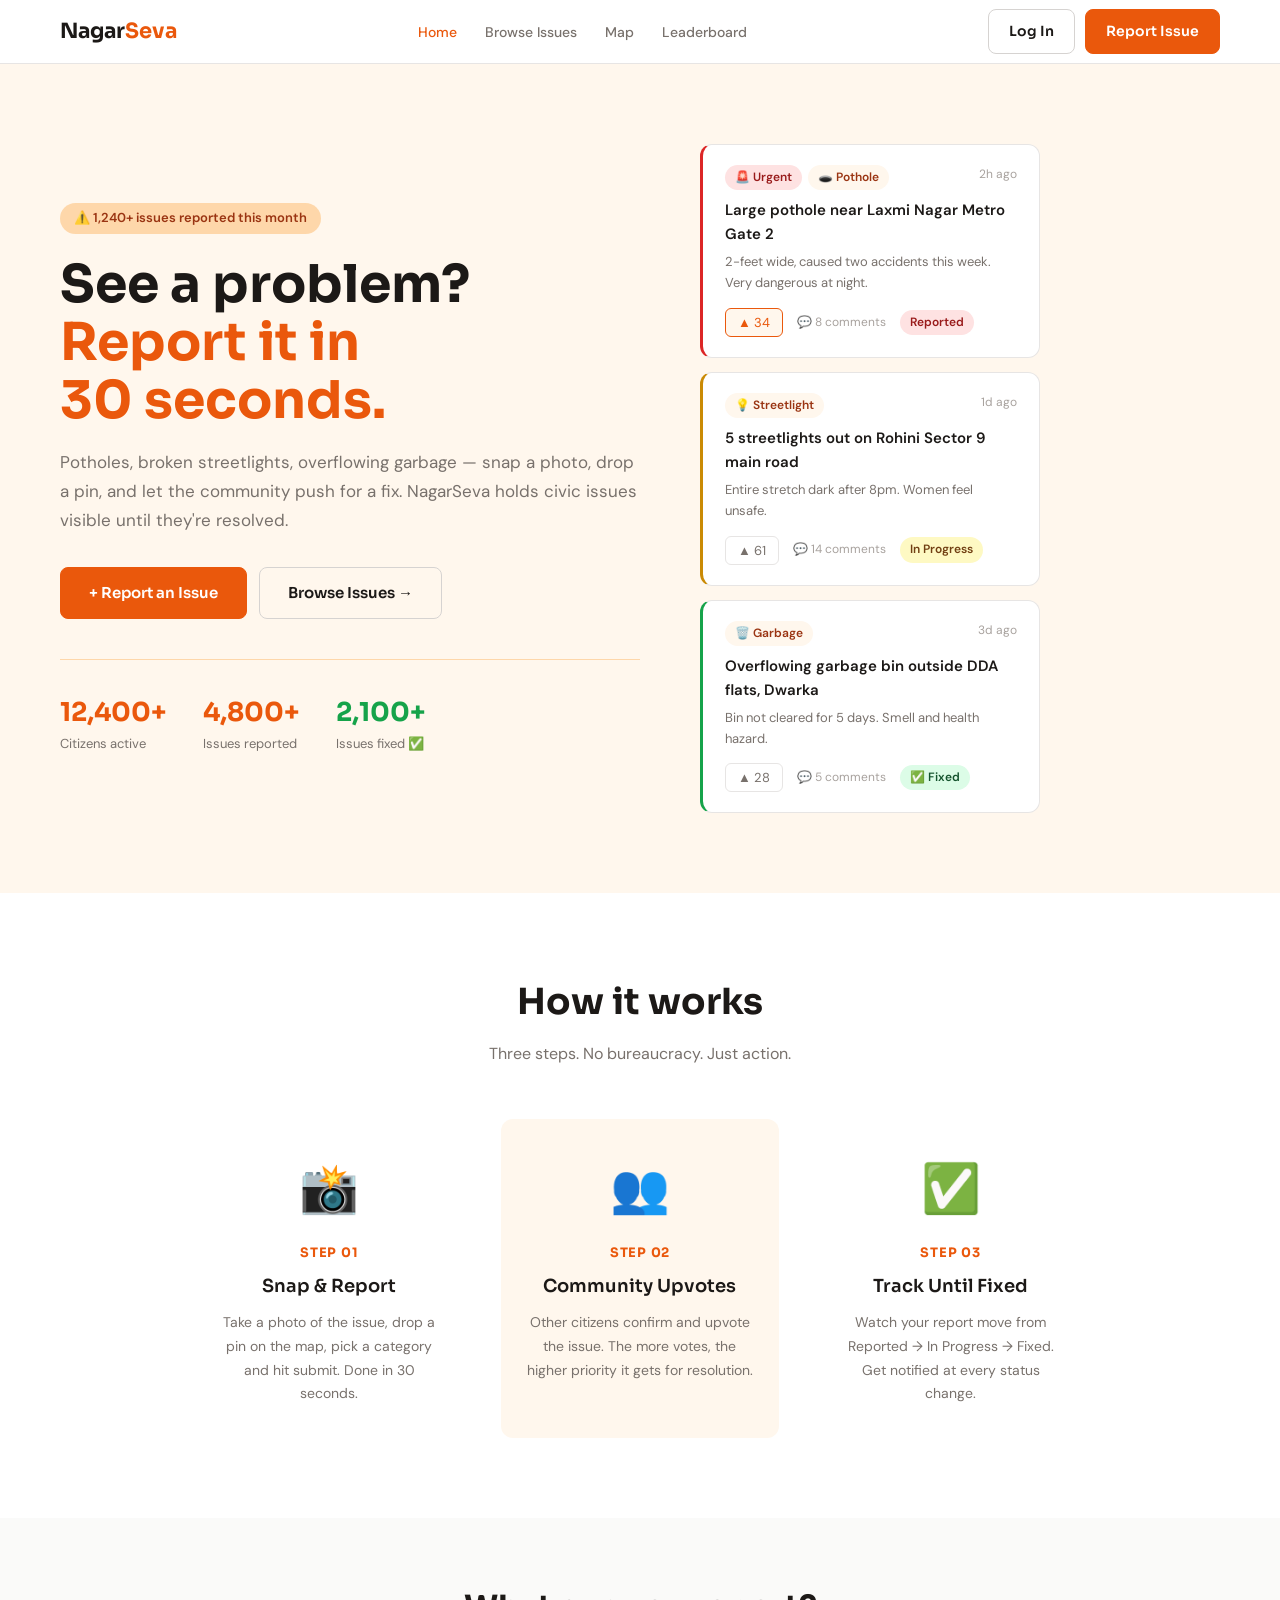
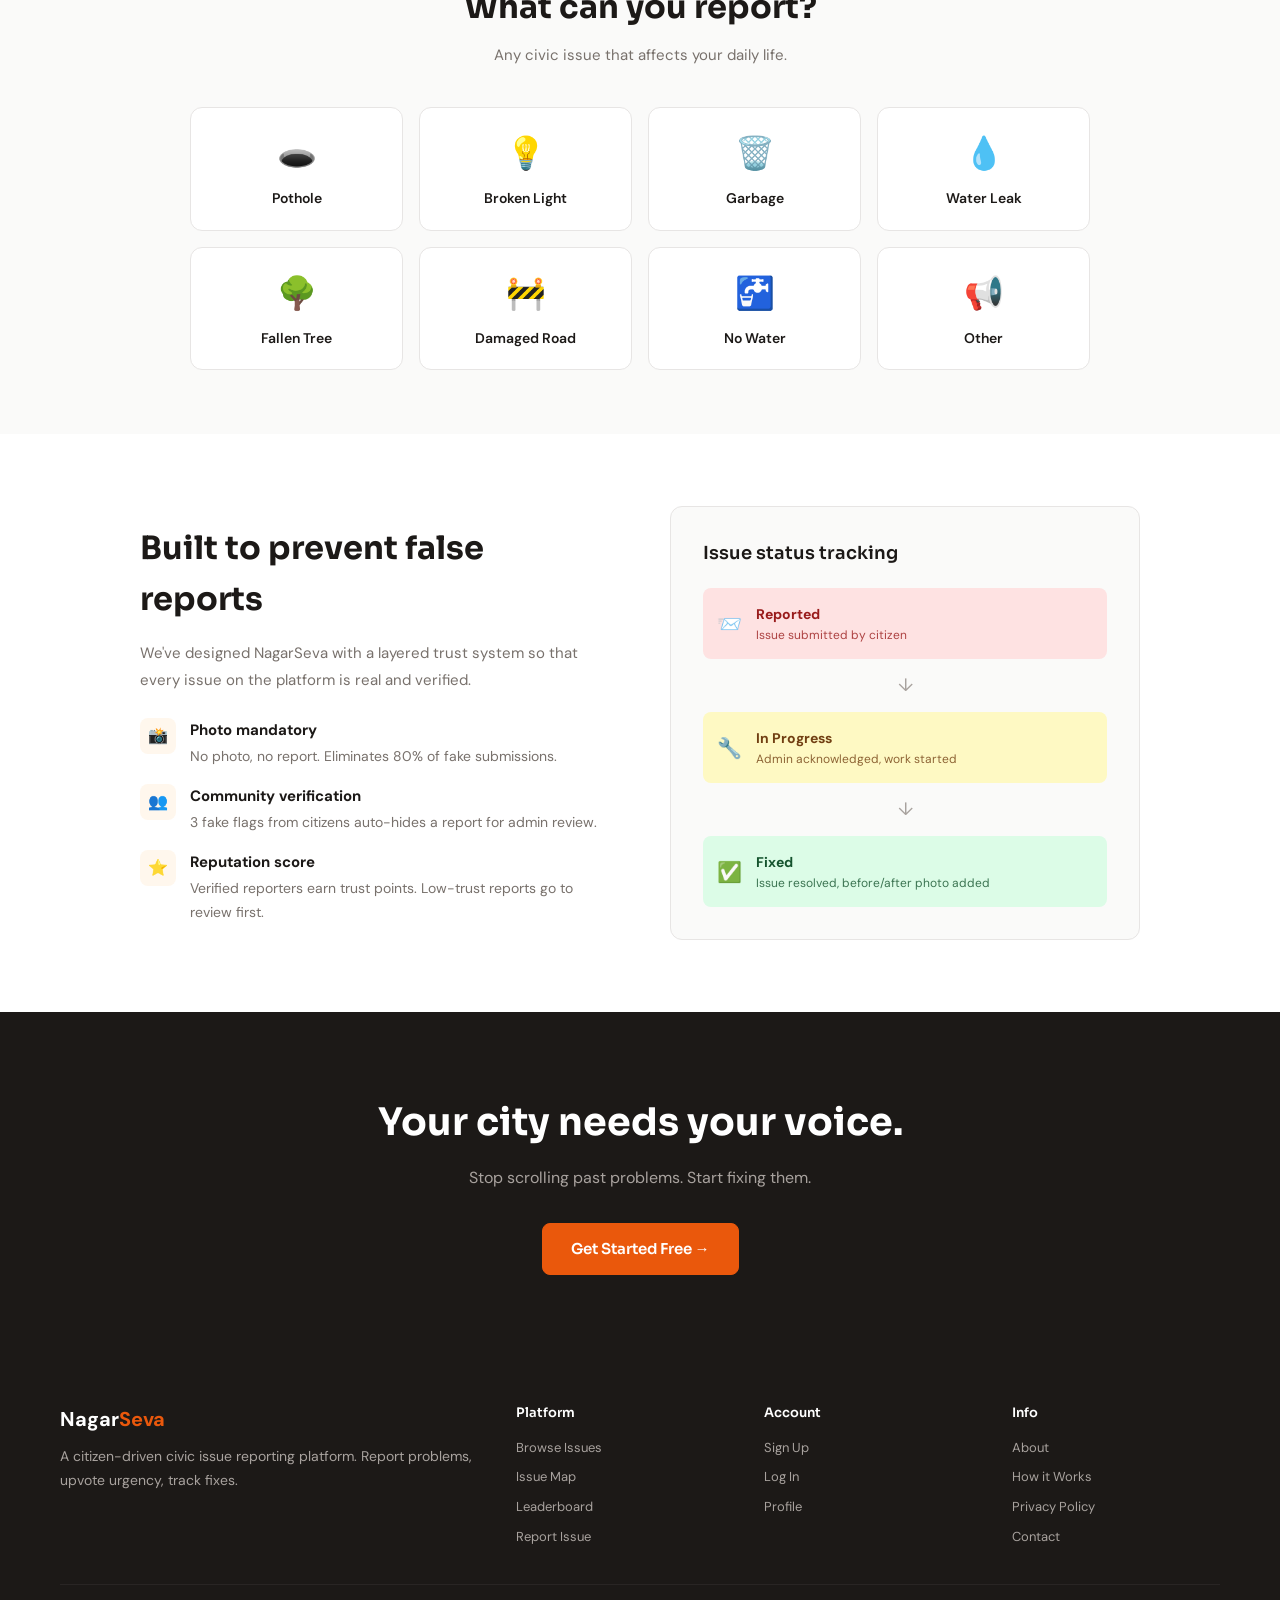
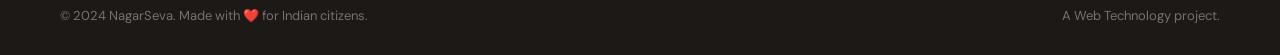
<file: index.html>
<!DOCTYPE html>
<html lang="en">
<head>
  <meta charset="UTF-8"/>
  <meta name="viewport" content="width=device-width, initial-scale=1.0"/>
  <title>NagarSeva — Report Civic Issues</title>
  <link rel="stylesheet" href="styles.css"/>
</head>
<body>

<!-- NAVBAR -->
<nav class="navbar">
  <a href="index.html" class="logo">Nagar<span>Seva</span></a>
  <ul class="nav-links">
    <li><a href="index.html" class="active">Home</a></li>
    <li><a href="feed.html">Browse Issues</a></li>
    <li><a href="map.html">Map</a></li>
    <li><a href="leaderboard.html">Leaderboard</a></li>
  </ul>
  <div class="nav-actions">
    <a href="login.html" class="btn btn-outline">Log In</a>
    <a href="register.html" class="btn btn-primary">Report Issue</a>
  </div>
</nav>

<!-- HERO -->
<section style="background: var(--orange-light); padding: 80px 60px; display: flex; align-items: center; gap: 60px;">
  <div style="flex: 1; max-width: 580px;">
    <div class="fade-up" style="display:inline-flex; align-items:center; gap:6px; background:var(--orange-mid); color:#9A3412; font-size:13px; font-weight:600; padding:5px 14px; border-radius:999px; margin-bottom:22px;">
      ⚠️ 1,240+ issues reported this month
    </div>
    <h1 class="fade-up-2" style="font-size: 52px; font-weight: 700; line-height: 1.12; margin-bottom: 18px; color: var(--text);">
      See a problem?<br/><span style="color: var(--orange);">Report it in<br/>30 seconds.</span>
    </h1>
    <p class="fade-up-3" style="font-size: 17px; color: var(--text-muted); margin-bottom: 32px; line-height: 1.7;">
      Potholes, broken streetlights, overflowing garbage — snap a photo, drop a pin, and let the community push for a fix. NagarSeva holds civic issues visible until they're resolved.
    </p>
    <div class="fade-up-4" style="display: flex; gap: 12px; flex-wrap: wrap;">
      <a href="register.html" class="btn btn-primary btn-lg">+ Report an Issue</a>
      <a href="feed.html" class="btn btn-outline btn-lg">Browse Issues →</a>
    </div>
    <div style="display: flex; gap: 36px; margin-top: 40px; padding-top: 32px; border-top: 1px solid var(--orange-mid);">
      <div>
        <div style="font-family:'Sora',sans-serif; font-size:26px; font-weight:700; color:var(--orange);">12,400+</div>
        <div style="font-size:13px; color:var(--text-muted);">Citizens active</div>
      </div>
      <div>
        <div style="font-family:'Sora',sans-serif; font-size:26px; font-weight:700; color:var(--orange);">4,800+</div>
        <div style="font-size:13px; color:var(--text-muted);">Issues reported</div>
      </div>
      <div>
        <div style="font-family:'Sora',sans-serif; font-size:26px; font-weight:700; color:var(--green);">2,100+</div>
        <div style="font-size:13px; color:var(--text-muted);">Issues fixed ✅</div>
      </div>
    </div>
  </div>

  <!-- HERO ISSUE CARD PREVIEW -->
  <div style="flex-shrink:0; width:340px; display:flex; flex-direction:column; gap:14px;">
    <div class="issue-card fade-up-2" style="border-left: 3px solid var(--red);">
      <div style="display:flex; justify-content:space-between; margin-bottom:8px;">
        <div style="display:flex; gap:6px;">
          <span class="badge badge-red">🚨 Urgent</span>
          <span class="badge badge-orange">🕳️ Pothole</span>
        </div>
        <span style="font-size:12px; color:var(--text-subtle);">2h ago</span>
      </div>
      <div class="issue-title">Large pothole near Laxmi Nagar Metro Gate 2</div>
      <div class="issue-body">2-feet wide, caused two accidents this week. Very dangerous at night.</div>
      <div class="issue-meta">
        <button class="upvote-btn active">▲ 34</button>
        <span>💬 8 comments</span>
        <span class="badge status-reported">Reported</span>
      </div>
    </div>

    <div class="issue-card fade-up-3" style="border-left: 3px solid var(--yellow);">
      <div style="display:flex; justify-content:space-between; margin-bottom:8px;">
        <span class="badge badge-orange">💡 Streetlight</span>
        <span style="font-size:12px; color:var(--text-subtle);">1d ago</span>
      </div>
      <div class="issue-title">5 streetlights out on Rohini Sector 9 main road</div>
      <div class="issue-body">Entire stretch dark after 8pm. Women feel unsafe.</div>
      <div class="issue-meta">
        <button class="upvote-btn">▲ 61</button>
        <span>💬 14 comments</span>
        <span class="badge status-progress">In Progress</span>
      </div>
    </div>

    <div class="issue-card fade-up-4" style="border-left: 3px solid var(--green);">
      <div style="display:flex; justify-content:space-between; margin-bottom:8px;">
        <span class="badge badge-orange">🗑️ Garbage</span>
        <span style="font-size:12px; color:var(--text-subtle);">3d ago</span>
      </div>
      <div class="issue-title">Overflowing garbage bin outside DDA flats, Dwarka</div>
      <div class="issue-body">Bin not cleared for 5 days. Smell and health hazard.</div>
      <div class="issue-meta">
        <button class="upvote-btn">▲ 28</button>
        <span>💬 5 comments</span>
        <span class="badge status-fixed">✅ Fixed</span>
      </div>
    </div>
  </div>
</section>

<!-- HOW IT WORKS -->
<section style="padding: 80px 60px; background: var(--bg);">
  <div style="text-align:center; margin-bottom:52px;">
    <h2 style="font-size:36px; font-weight:700; margin-bottom:10px;">How it works</h2>
    <p style="color:var(--text-muted); font-size:16px;">Three steps. No bureaucracy. Just action.</p>
  </div>
  <div style="display: grid; grid-template-columns: 1fr 1fr 1fr; gap: 32px; max-width: 900px; margin: 0 auto;">
    <div style="text-align:center; padding: 32px 24px;">
      <div style="font-size:48px; margin-bottom:16px;">📸</div>
      <div style="font-family:'Sora',sans-serif; font-size:13px; font-weight:700; color:var(--orange); margin-bottom:8px; letter-spacing:0.06em;">STEP 01</div>
      <h3 style="font-size:18px; font-weight:600; margin-bottom:10px;">Snap & Report</h3>
      <p style="font-size:14px; color:var(--text-muted); line-height:1.7;">Take a photo of the issue, drop a pin on the map, pick a category and hit submit. Done in 30 seconds.</p>
    </div>
    <div style="text-align:center; padding: 32px 24px; background: var(--orange-light); border-radius: var(--radius);">
      <div style="font-size:48px; margin-bottom:16px;">👥</div>
      <div style="font-family:'Sora',sans-serif; font-size:13px; font-weight:700; color:var(--orange); margin-bottom:8px; letter-spacing:0.06em;">STEP 02</div>
      <h3 style="font-size:18px; font-weight:600; margin-bottom:10px;">Community Upvotes</h3>
      <p style="font-size:14px; color:var(--text-muted); line-height:1.7;">Other citizens confirm and upvote the issue. The more votes, the higher priority it gets for resolution.</p>
    </div>
    <div style="text-align:center; padding: 32px 24px;">
      <div style="font-size:48px; margin-bottom:16px;">✅</div>
      <div style="font-family:'Sora',sans-serif; font-size:13px; font-weight:700; color:var(--orange); margin-bottom:8px; letter-spacing:0.06em;">STEP 03</div>
      <h3 style="font-size:18px; font-weight:600; margin-bottom:10px;">Track Until Fixed</h3>
      <p style="font-size:14px; color:var(--text-muted); line-height:1.7;">Watch your report move from Reported → In Progress → Fixed. Get notified at every status change.</p>
    </div>
  </div>
</section>

<!-- CATEGORIES -->
<section style="padding: 64px 60px; background: var(--bg-alt);">
  <div style="text-align:center; margin-bottom:40px;">
    <h2 style="font-size:32px; font-weight:700; margin-bottom:10px;">What can you report?</h2>
    <p style="color:var(--text-muted);">Any civic issue that affects your daily life.</p>
  </div>
  <div style="display: grid; grid-template-columns: repeat(4, 1fr); gap: 16px; max-width: 900px; margin: 0 auto;">
    <div style="background:var(--bg); border:1px solid var(--border); border-radius:var(--radius); padding:20px; text-align:center; transition: box-shadow 0.15s;" onmouseover="this.style.boxShadow='var(--shadow-md)'" onmouseout="this.style.boxShadow='none'">
      <div style="font-size:32px; margin-bottom:8px;">🕳️</div>
      <div style="font-size:14px; font-weight:600;">Pothole</div>
    </div>
    <div style="background:var(--bg); border:1px solid var(--border); border-radius:var(--radius); padding:20px; text-align:center; transition: box-shadow 0.15s;" onmouseover="this.style.boxShadow='var(--shadow-md)'" onmouseout="this.style.boxShadow='none'">
      <div style="font-size:32px; margin-bottom:8px;">💡</div>
      <div style="font-size:14px; font-weight:600;">Broken Light</div>
    </div>
    <div style="background:var(--bg); border:1px solid var(--border); border-radius:var(--radius); padding:20px; text-align:center; transition: box-shadow 0.15s;" onmouseover="this.style.boxShadow='var(--shadow-md)'" onmouseout="this.style.boxShadow='none'">
      <div style="font-size:32px; margin-bottom:8px;">🗑️</div>
      <div style="font-size:14px; font-weight:600;">Garbage</div>
    </div>
    <div style="background:var(--bg); border:1px solid var(--border); border-radius:var(--radius); padding:20px; text-align:center; transition: box-shadow 0.15s;" onmouseover="this.style.boxShadow='var(--shadow-md)'" onmouseout="this.style.boxShadow='none'">
      <div style="font-size:32px; margin-bottom:8px;">💧</div>
      <div style="font-size:14px; font-weight:600;">Water Leak</div>
    </div>
    <div style="background:var(--bg); border:1px solid var(--border); border-radius:var(--radius); padding:20px; text-align:center; transition: box-shadow 0.15s;" onmouseover="this.style.boxShadow='var(--shadow-md)'" onmouseout="this.style.boxShadow='none'">
      <div style="font-size:32px; margin-bottom:8px;">🌳</div>
      <div style="font-size:14px; font-weight:600;">Fallen Tree</div>
    </div>
    <div style="background:var(--bg); border:1px solid var(--border); border-radius:var(--radius); padding:20px; text-align:center; transition: box-shadow 0.15s;" onmouseover="this.style.boxShadow='var(--shadow-md)'" onmouseout="this.style.boxShadow='none'">
      <div style="font-size:32px; margin-bottom:8px;">🚧</div>
      <div style="font-size:14px; font-weight:600;">Damaged Road</div>
    </div>
    <div style="background:var(--bg); border:1px solid var(--border); border-radius:var(--radius); padding:20px; text-align:center; transition: box-shadow 0.15s;" onmouseover="this.style.boxShadow='var(--shadow-md)'" onmouseout="this.style.boxShadow='none'">
      <div style="font-size:32px; margin-bottom:8px;">🚰</div>
      <div style="font-size:14px; font-weight:600;">No Water</div>
    </div>
    <div style="background:var(--bg); border:1px solid var(--border); border-radius:var(--radius); padding:20px; text-align:center; transition: box-shadow 0.15s;" onmouseover="this.style.boxShadow='var(--shadow-md)'" onmouseout="this.style.boxShadow='none'">
      <div style="font-size:32px; margin-bottom:8px;">📢</div>
      <div style="font-size:14px; font-weight:600;">Other</div>
    </div>
  </div>
</section>

<!-- TRUST SECTION -->
<section style="padding: 72px 60px; background: var(--bg);">
  <div style="display: grid; grid-template-columns: 1fr 1fr; gap: 60px; align-items: center; max-width: 1000px; margin: 0 auto;">
    <div>
      <h2 style="font-size:32px; font-weight:700; margin-bottom:14px;">Built to prevent false reports</h2>
      <p style="color:var(--text-muted); margin-bottom:24px; line-height:1.8;">We've designed NagarSeva with a layered trust system so that every issue on the platform is real and verified.</p>
      <div style="display:flex; flex-direction:column; gap:16px;">
        <div style="display:flex; gap:14px; align-items:flex-start;">
          <div style="width:36px; height:36px; background:var(--orange-light); border-radius:var(--radius-sm); display:flex; align-items:center; justify-content:center; font-size:16px; flex-shrink:0;">📸</div>
          <div><strong style="display:block; margin-bottom:2px;">Photo mandatory</strong><span style="font-size:14px; color:var(--text-muted);">No photo, no report. Eliminates 80% of fake submissions.</span></div>
        </div>
        <div style="display:flex; gap:14px; align-items:flex-start;">
          <div style="width:36px; height:36px; background:var(--orange-light); border-radius:var(--radius-sm); display:flex; align-items:center; justify-content:center; font-size:16px; flex-shrink:0;">👥</div>
          <div><strong style="display:block; margin-bottom:2px;">Community verification</strong><span style="font-size:14px; color:var(--text-muted);">3 fake flags from citizens auto-hides a report for admin review.</span></div>
        </div>
        <div style="display:flex; gap:14px; align-items:flex-start;">
          <div style="width:36px; height:36px; background:var(--orange-light); border-radius:var(--radius-sm); display:flex; align-items:center; justify-content:center; font-size:16px; flex-shrink:0;">⭐</div>
          <div><strong style="display:block; margin-bottom:2px;">Reputation score</strong><span style="font-size:14px; color:var(--text-muted);">Verified reporters earn trust points. Low-trust reports go to review first.</span></div>
        </div>
      </div>
    </div>
    <div style="background:var(--bg-alt); border-radius:var(--radius); padding:32px; border:1px solid var(--border);">
      <h3 style="font-size:18px; font-weight:600; margin-bottom:20px;">Issue status tracking</h3>
      <div style="display:flex; flex-direction:column; gap:12px;">
        <div style="display:flex; align-items:center; gap:14px; padding:14px; background:var(--red-light); border-radius:var(--radius-sm);">
          <span style="font-size:20px;">📨</span>
          <div><strong style="font-size:14px; color:#991B1B;">Reported</strong><p style="font-size:12px; color:#991B1B; opacity:0.8;">Issue submitted by citizen</p></div>
        </div>
        <div style="text-align:center; color:var(--text-subtle); font-size:18px;">↓</div>
        <div style="display:flex; align-items:center; gap:14px; padding:14px; background:var(--yellow-light); border-radius:var(--radius-sm);">
          <span style="font-size:20px;">🔧</span>
          <div><strong style="font-size:14px; color:#713F12;">In Progress</strong><p style="font-size:12px; color:#713F12; opacity:0.8;">Admin acknowledged, work started</p></div>
        </div>
        <div style="text-align:center; color:var(--text-subtle); font-size:18px;">↓</div>
        <div style="display:flex; align-items:center; gap:14px; padding:14px; background:var(--green-light); border-radius:var(--radius-sm);">
          <span style="font-size:20px;">✅</span>
          <div><strong style="font-size:14px; color:#14532D;">Fixed</strong><p style="font-size:12px; color:#14532D; opacity:0.8;">Issue resolved, before/after photo added</p></div>
        </div>
      </div>
    </div>
  </div>
</section>

<!-- CTA -->
<section style="background: var(--text); padding: 80px 60px; text-align:center;">
  <h2 style="font-size:38px; font-weight:700; color:#fff; margin-bottom:12px;">Your city needs your voice.</h2>
  <p style="color:#A8A29E; font-size:16px; margin-bottom:32px;">Stop scrolling past problems. Start fixing them.</p>
  <a href="register.html" class="btn btn-primary btn-lg">Get Started Free →</a>
</section>

<!-- FOOTER -->
<footer class="footer">
  <div class="footer-grid">
    <div>
      <div class="footer-logo">Nagar<span>Seva</span></div>
      <p>A citizen-driven civic issue reporting platform. Report problems, upvote urgency, track fixes.</p>
    </div>
    <div>
      <h4>Platform</h4>
      <div class="footer-links">
        <a href="feed.html">Browse Issues</a>
        <a href="map.html">Issue Map</a>
        <a href="leaderboard.html">Leaderboard</a>
        <a href="report.html">Report Issue</a>
      </div>
    </div>
    <div>
      <h4>Account</h4>
      <div class="footer-links">
        <a href="register.html">Sign Up</a>
        <a href="login.html">Log In</a>
        <a href="profile.html">Profile</a>
      </div>
    </div>
    <div>
      <h4>Info</h4>
      <div class="footer-links">
        <a href="#">About</a>
        <a href="#">How it Works</a>
        <a href="#">Privacy Policy</a>
        <a href="#">Contact</a>
      </div>
    </div>
  </div>
  <div class="footer-bottom">
    <p>© 2024 NagarSeva. Made with ❤️ for Indian citizens.</p>
    <p>A Web Technology project.</p>
  </div>
</footer>

</body>
</html>
</file>
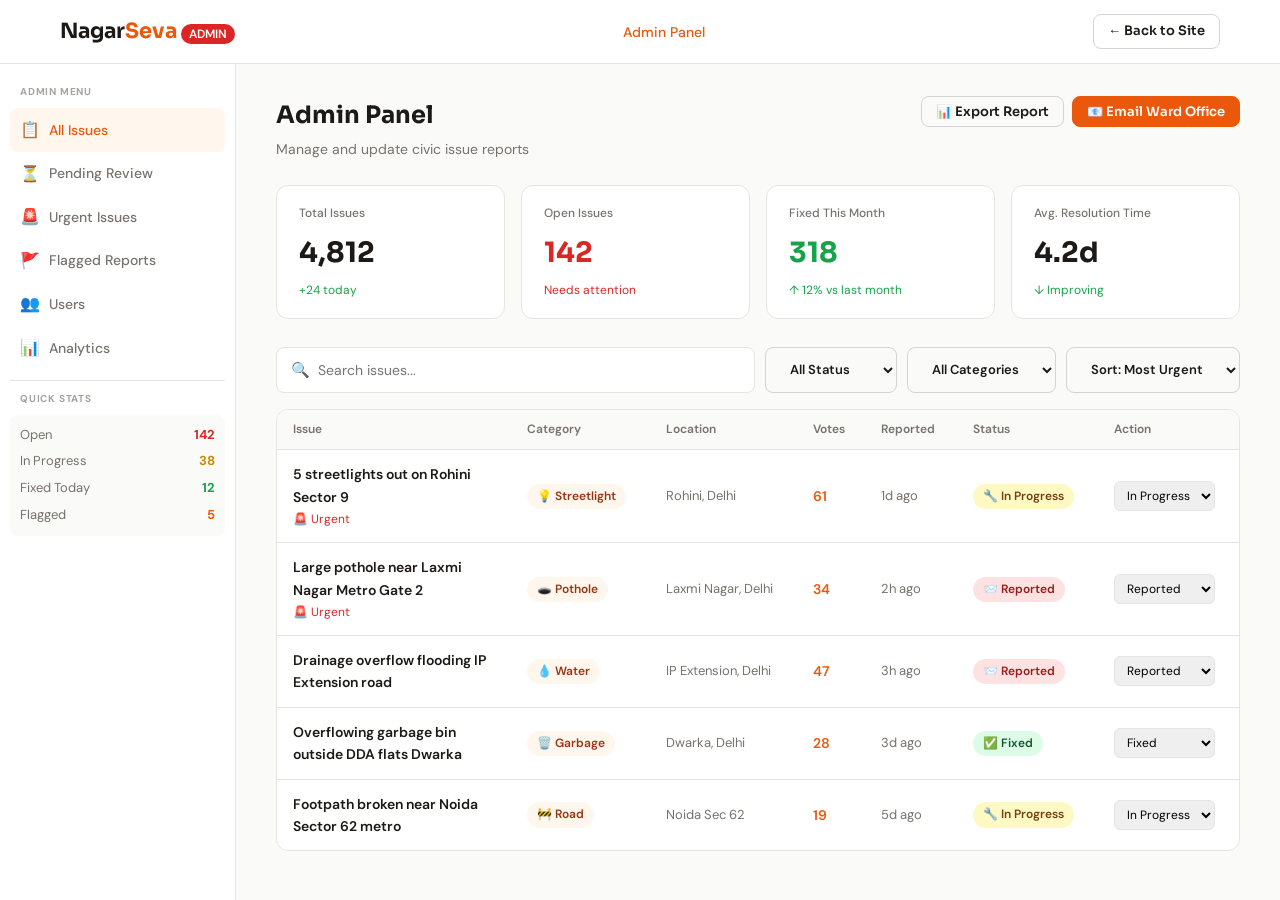
<file: admin.html>
<!DOCTYPE html>
<html lang="en">
<head>
  <meta charset="UTF-8"/>
  <meta name="viewport" content="width=device-width, initial-scale=1.0"/>
  <title>Admin Panel — NagarSeva</title>
  <link rel="stylesheet" href="styles.css"/>
</head>
<body>
<nav class="navbar">
  <a href="index.html" class="logo">Nagar<span>Seva</span> <span style="font-size:12px; background:var(--red); color:#fff; padding:2px 8px; border-radius:999px; font-family:'DM Sans',sans-serif; font-weight:600;">ADMIN</span></a>
  <ul class="nav-links">
    <li><a href="admin.html" class="active">Admin Panel</a></li>
  </ul>
  <div class="nav-actions">
    <a href="index.html" class="btn btn-outline btn-sm">← Back to Site</a>
  </div>
</nav>

<div class="app-layout">
  <aside class="sidebar">
    <div class="sidebar-section">
      <span class="sidebar-label">Admin Menu</span>
      <a href="admin.html" class="sidebar-link active"><span class="si">📋</span> All Issues</a>
      <a href="#" class="sidebar-link"><span class="si">⏳</span> Pending Review</a>
      <a href="#" class="sidebar-link"><span class="si">🚨</span> Urgent Issues</a>
      <a href="#" class="sidebar-link"><span class="si">🚩</span> Flagged Reports</a>
      <a href="#" class="sidebar-link"><span class="si">👥</span> Users</a>
      <a href="#" class="sidebar-link"><span class="si">📊</span> Analytics</a>
    </div>
    <div class="sidebar-divider"></div>
    <div class="sidebar-section">
      <span class="sidebar-label">Quick Stats</span>
      <div style="padding:10px; background:var(--bg-alt); border-radius:var(--radius-sm); font-size:13px; display:flex; flex-direction:column; gap:6px;">
        <div style="display:flex; justify-content:space-between;"><span style="color:var(--text-muted);">Open</span><strong style="color:var(--red);">142</strong></div>
        <div style="display:flex; justify-content:space-between;"><span style="color:var(--text-muted);">In Progress</span><strong style="color:var(--yellow);">38</strong></div>
        <div style="display:flex; justify-content:space-between;"><span style="color:var(--text-muted);">Fixed Today</span><strong style="color:var(--green);">12</strong></div>
        <div style="display:flex; justify-content:space-between;"><span style="color:var(--text-muted);">Flagged</span><strong style="color:var(--orange);">5</strong></div>
      </div>
    </div>
  </aside>

  <main class="main-content">
    <div style="display:flex; justify-content:space-between; align-items:flex-start; margin-bottom:24px;">
      <div>
        <h1 class="page-title">Admin Panel</h1>
        <p class="page-sub" style="margin-bottom:0;">Manage and update civic issue reports</p>
      </div>
      <div style="display:flex; gap:8px;">
        <button class="btn btn-outline btn-sm">📊 Export Report</button>
        <button class="btn btn-primary btn-sm">📧 Email Ward Office</button>
      </div>
    </div>

    <!-- STAT CARDS -->
    <div class="g4" style="margin-bottom:28px;">
      <div class="stat-card">
        <div class="sc-label">Total Issues</div>
        <div class="sc-value">4,812</div>
        <div class="sc-change">+24 today</div>
      </div>
      <div class="stat-card">
        <div class="sc-label">Open Issues</div>
        <div class="sc-value" style="color:var(--red);">142</div>
        <div style="font-size:12px; color:var(--red); margin-top:5px;">Needs attention</div>
      </div>
      <div class="stat-card">
        <div class="sc-label">Fixed This Month</div>
        <div class="sc-value" style="color:var(--green);">318</div>
        <div class="sc-change">↑ 12% vs last month</div>
      </div>
      <div class="stat-card">
        <div class="sc-label">Avg. Resolution Time</div>
        <div class="sc-value">4.2d</div>
        <div class="sc-change">↓ Improving</div>
      </div>
    </div>

    <!-- FILTERS -->
    <div style="display:flex; gap:10px; margin-bottom:16px; flex-wrap:wrap;">
      <div class="search-wrap" style="flex:1; min-width:200px;">
        <span class="search-icon">🔍</span>
        <input placeholder="Search issues..."/>
      </div>
      <select class="btn btn-outline" style="font-family:inherit; font-size:13px;">
        <option>All Status</option>
        <option>Reported</option>
        <option>In Progress</option>
        <option>Fixed</option>
        <option>Rejected</option>
      </select>
      <select class="btn btn-outline" style="font-family:inherit; font-size:13px;">
        <option>All Categories</option>
        <option>Pothole</option>
        <option>Streetlight</option>
        <option>Garbage</option>
        <option>Water</option>
      </select>
      <select class="btn btn-outline" style="font-family:inherit; font-size:13px;">
        <option>Sort: Most Urgent</option>
        <option>Sort: Most Votes</option>
        <option>Sort: Newest</option>
        <option>Sort: Oldest</option>
      </select>
    </div>

    <!-- ISSUES TABLE -->
    <div class="card" style="padding:0; overflow:hidden;">
      <table class="data-table">
        <thead>
          <tr>
            <th>Issue</th>
            <th>Category</th>
            <th>Location</th>
            <th>Votes</th>
            <th>Reported</th>
            <th>Status</th>
            <th>Action</th>
          </tr>
        </thead>
        <tbody>
          <tr>
            <td style="max-width:220px;">
              <a href="issue-detail.html" style="font-weight:600; font-size:14px; color:var(--text);">5 streetlights out on Rohini Sector 9</a>
              <div style="font-size:12px; color:var(--red); margin-top:2px;">🚨 Urgent</div>
            </td>
            <td><span class="badge badge-orange">💡 Streetlight</span></td>
            <td style="font-size:13px; color:var(--text-muted);">Rohini, Delhi</td>
            <td style="font-weight:600; color:var(--orange);">61</td>
            <td style="font-size:13px; color:var(--text-muted);">1d ago</td>
            <td><span class="badge status-progress">🔧 In Progress</span></td>
            <td>
              <select style="font-size:12px; padding:5px 8px; border:1px solid var(--border); border-radius:var(--radius-xs); font-family:inherit;" onchange="updateStatus(this)">
                <option>In Progress</option>
                <option>Reported</option>
                <option>Fixed</option>
                <option>Rejected</option>
              </select>
            </td>
          </tr>
          <tr>
            <td style="max-width:220px;">
              <a href="issue-detail.html" style="font-weight:600; font-size:14px; color:var(--text);">Large pothole near Laxmi Nagar Metro Gate 2</a>
              <div style="font-size:12px; color:var(--red); margin-top:2px;">🚨 Urgent</div>
            </td>
            <td><span class="badge badge-orange">🕳️ Pothole</span></td>
            <td style="font-size:13px; color:var(--text-muted);">Laxmi Nagar, Delhi</td>
            <td style="font-weight:600; color:var(--orange);">34</td>
            <td style="font-size:13px; color:var(--text-muted);">2h ago</td>
            <td><span class="badge status-reported">📨 Reported</span></td>
            <td>
              <select style="font-size:12px; padding:5px 8px; border:1px solid var(--border); border-radius:var(--radius-xs); font-family:inherit;" onchange="updateStatus(this)">
                <option>Reported</option>
                <option>In Progress</option>
                <option>Fixed</option>
                <option>Rejected</option>
              </select>
            </td>
          </tr>
          <tr>
            <td style="max-width:220px;">
              <a href="issue-detail.html" style="font-weight:600; font-size:14px; color:var(--text);">Drainage overflow flooding IP Extension road</a>
            </td>
            <td><span class="badge badge-orange">💧 Water</span></td>
            <td style="font-size:13px; color:var(--text-muted);">IP Extension, Delhi</td>
            <td style="font-weight:600; color:var(--orange);">47</td>
            <td style="font-size:13px; color:var(--text-muted);">3h ago</td>
            <td><span class="badge status-reported">📨 Reported</span></td>
            <td>
              <select style="font-size:12px; padding:5px 8px; border:1px solid var(--border); border-radius:var(--radius-xs); font-family:inherit;" onchange="updateStatus(this)">
                <option>Reported</option>
                <option>In Progress</option>
                <option>Fixed</option>
                <option>Rejected</option>
              </select>
            </td>
          </tr>
          <tr>
            <td style="max-width:220px;">
              <a href="issue-detail.html" style="font-weight:600; font-size:14px; color:var(--text);">Overflowing garbage bin outside DDA flats Dwarka</a>
            </td>
            <td><span class="badge badge-orange">🗑️ Garbage</span></td>
            <td style="font-size:13px; color:var(--text-muted);">Dwarka, Delhi</td>
            <td style="font-weight:600; color:var(--orange);">28</td>
            <td style="font-size:13px; color:var(--text-muted);">3d ago</td>
            <td><span class="badge status-fixed">✅ Fixed</span></td>
            <td>
              <select style="font-size:12px; padding:5px 8px; border:1px solid var(--border); border-radius:var(--radius-xs); font-family:inherit;" onchange="updateStatus(this)">
                <option>Fixed</option>
                <option>Reported</option>
                <option>In Progress</option>
                <option>Rejected</option>
              </select>
            </td>
          </tr>
          <tr>
            <td style="max-width:220px;">
              <a href="issue-detail.html" style="font-weight:600; font-size:14px; color:var(--text);">Footpath broken near Noida Sector 62 metro</a>
            </td>
            <td><span class="badge badge-orange">🚧 Road</span></td>
            <td style="font-size:13px; color:var(--text-muted);">Noida Sec 62</td>
            <td style="font-weight:600; color:var(--orange);">19</td>
            <td style="font-size:13px; color:var(--text-muted);">5d ago</td>
            <td><span class="badge status-progress">🔧 In Progress</span></td>
            <td>
              <select style="font-size:12px; padding:5px 8px; border:1px solid var(--border); border-radius:var(--radius-xs); font-family:inherit;" onchange="updateStatus(this)">
                <option>In Progress</option>
                <option>Reported</option>
                <option>Fixed</option>
                <option>Rejected</option>
              </select>
            </td>
          </tr>
        </tbody>
      </table>
    </div>
  </main>
</div>

<script>
function updateStatus(select) {
  const val = select.value;
  const statusMap = {
    'Reported':    ['status-reported', '📨 Reported'],
    'In Progress': ['status-progress', '🔧 In Progress'],
    'Fixed':       ['status-fixed',    '✅ Fixed'],
    'Rejected':    ['status-rejected', '🚫 Rejected'],
  };
  const td = select.closest('tr').querySelector('td:nth-child(6)');
  const [cls, label] = statusMap[val];
  td.innerHTML = `<span class="badge ${cls}">${label}</span>`;
  alert(`Status updated to "${val}". In live version this saves to database and notifies the reporter.`);
}
</script>
</body>
</html>
</file>
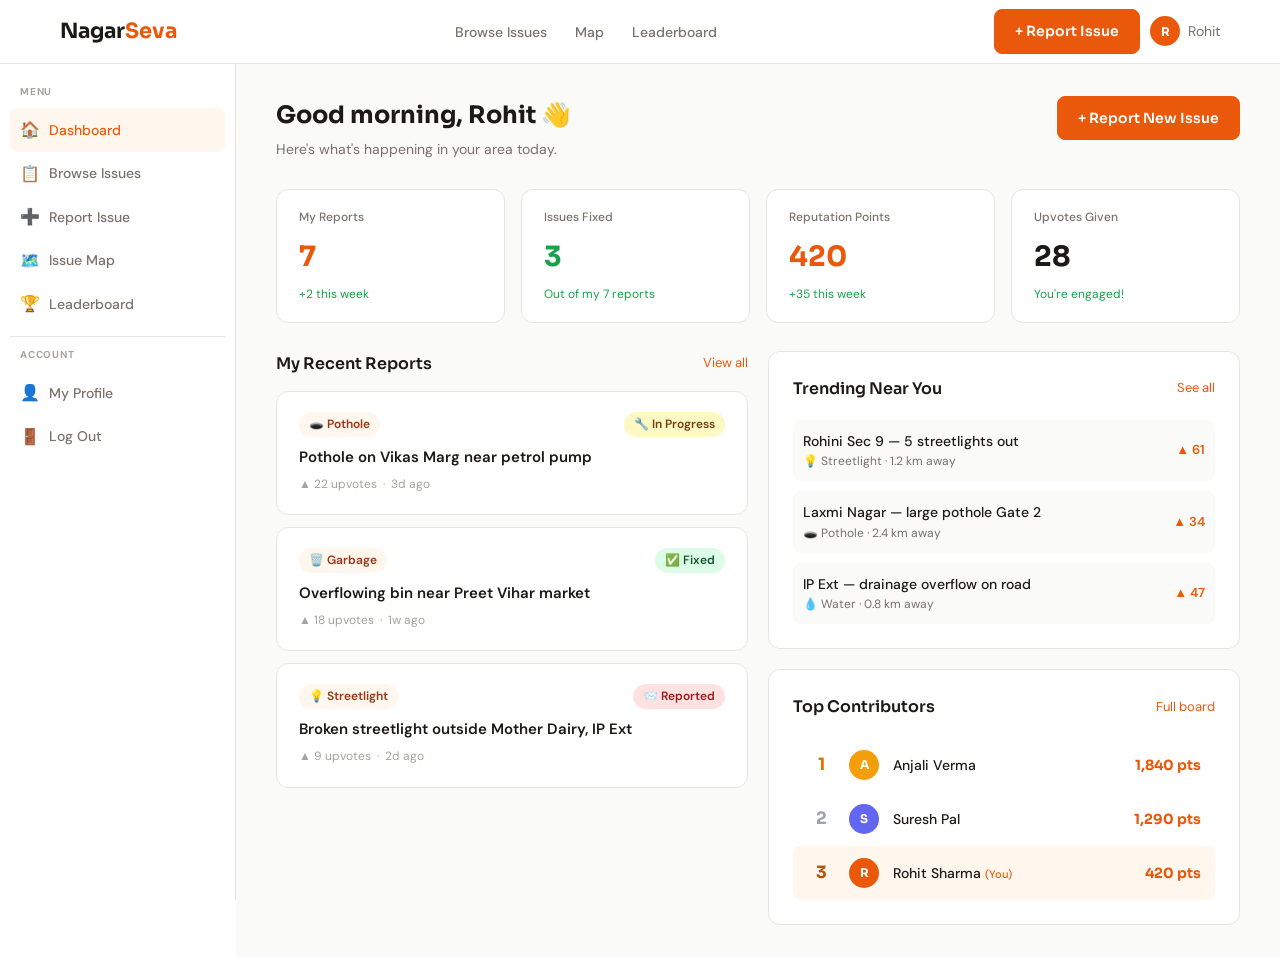
<file: dashboard.html>
<!DOCTYPE html>
<html lang="en">
<head>
  <meta charset="UTF-8"/>
  <meta name="viewport" content="width=device-width, initial-scale=1.0"/>
  <title>Dashboard — NagarSeva</title>
  <link rel="stylesheet" href="styles.css"/>
</head>
<body>
<nav class="navbar">
  <a href="index.html" class="logo">Nagar<span>Seva</span></a>
  <ul class="nav-links">
    <li><a href="feed.html">Browse Issues</a></li>
    <li><a href="map.html">Map</a></li>
    <li><a href="leaderboard.html">Leaderboard</a></li>
  </ul>
  <div class="nav-actions">
    <a href="report.html" class="btn btn-primary">+ Report Issue</a>
    <a href="profile.html" style="display:flex; align-items:center; gap:8px; font-size:14px; color:var(--text-muted);">
      <span class="avatar av-sm">R</span> Rohit
    </a>
  </div>
</nav>

<div class="app-layout">
  <!-- SIDEBAR -->
  <aside class="sidebar">
    <div class="sidebar-section">
      <span class="sidebar-label">Menu</span>
      <a href="dashboard.html" class="sidebar-link active"><span class="si">🏠</span> Dashboard</a>
      <a href="feed.html"      class="sidebar-link"><span class="si">📋</span> Browse Issues</a>
      <a href="report.html"    class="sidebar-link"><span class="si">➕</span> Report Issue</a>
      <a href="map.html"       class="sidebar-link"><span class="si">🗺️</span> Issue Map</a>
      <a href="leaderboard.html" class="sidebar-link"><span class="si">🏆</span> Leaderboard</a>
    </div>
    <div class="sidebar-divider"></div>
    <div class="sidebar-section">
      <span class="sidebar-label">Account</span>
      <a href="profile.html"   class="sidebar-link"><span class="si">👤</span> My Profile</a>
      <a href="index.html"     class="sidebar-link"><span class="si">🚪</span> Log Out</a>
    </div>
  </aside>

  <!-- MAIN -->
  <main class="main-content">
    <div style="display:flex; justify-content:space-between; align-items:flex-start; margin-bottom:28px;">
      <div>
        <h1 class="page-title">Good morning, Rohit 👋</h1>
        <p class="page-sub" style="margin-bottom:0;">Here's what's happening in your area today.</p>
      </div>
      <a href="report.html" class="btn btn-primary">+ Report New Issue</a>
    </div>

    <!-- STATS -->
    <div class="g4" style="margin-bottom:28px;">
      <div class="stat-card">
        <div class="sc-label">My Reports</div>
        <div class="sc-value" style="color:var(--orange);">7</div>
        <div class="sc-change">+2 this week</div>
      </div>
      <div class="stat-card">
        <div class="sc-label">Issues Fixed</div>
        <div class="sc-value" style="color:var(--green);">3</div>
        <div class="sc-change">Out of my 7 reports</div>
      </div>
      <div class="stat-card">
        <div class="sc-label">Reputation Points</div>
        <div class="sc-value" style="color:var(--orange);">420</div>
        <div class="sc-change">+35 this week</div>
      </div>
      <div class="stat-card">
        <div class="sc-label">Upvotes Given</div>
        <div class="sc-value">28</div>
        <div class="sc-change">You're engaged!</div>
      </div>
    </div>

    <div class="g2">
      <!-- MY RECENT REPORTS -->
      <div>
        <div style="display:flex; justify-content:space-between; align-items:center; margin-bottom:14px;">
          <h3 style="font-size:16px; font-weight:600;">My Recent Reports</h3>
          <a href="profile.html" style="font-size:13px; color:var(--orange);">View all</a>
        </div>

        <a href="issue-detail.html" class="issue-card" style="display:block; margin-bottom:12px;">
          <div style="display:flex; justify-content:space-between; margin-bottom:8px;">
            <span class="badge badge-orange">🕳️ Pothole</span>
            <span class="badge status-progress">🔧 In Progress</span>
          </div>
          <div class="issue-title">Pothole on Vikas Marg near petrol pump</div>
          <div class="issue-meta">▲ 22 upvotes &nbsp;·&nbsp; 3d ago</div>
        </a>

        <a href="issue-detail.html" class="issue-card" style="display:block; margin-bottom:12px;">
          <div style="display:flex; justify-content:space-between; margin-bottom:8px;">
            <span class="badge badge-orange">🗑️ Garbage</span>
            <span class="badge status-fixed">✅ Fixed</span>
          </div>
          <div class="issue-title">Overflowing bin near Preet Vihar market</div>
          <div class="issue-meta">▲ 18 upvotes &nbsp;·&nbsp; 1w ago</div>
        </a>

        <a href="issue-detail.html" class="issue-card" style="display:block;">
          <div style="display:flex; justify-content:space-between; margin-bottom:8px;">
            <span class="badge badge-orange">💡 Streetlight</span>
            <span class="badge status-reported">📨 Reported</span>
          </div>
          <div class="issue-title">Broken streetlight outside Mother Dairy, IP Ext</div>
          <div class="issue-meta">▲ 9 upvotes &nbsp;·&nbsp; 2d ago</div>
        </a>
      </div>

      <!-- RIGHT COLUMN -->
      <div style="display:flex; flex-direction:column; gap:20px;">

        <!-- NEARBY ISSUES -->
        <div class="card">
          <div class="card-header">
            <h3>Trending Near You</h3>
            <a href="feed.html" style="font-size:13px; color:var(--orange);">See all</a>
          </div>
          <div style="display:flex; flex-direction:column; gap:10px;">
            <div style="display:flex; justify-content:space-between; align-items:center; padding:10px; background:var(--bg-alt); border-radius:var(--radius-sm);">
              <div>
                <div style="font-size:14px; font-weight:500;">Rohini Sec 9 — 5 streetlights out</div>
                <div style="font-size:12px; color:var(--text-muted);">💡 Streetlight · 1.2 km away</div>
              </div>
              <span style="font-size:13px; font-weight:600; color:var(--orange);">▲ 61</span>
            </div>
            <div style="display:flex; justify-content:space-between; align-items:center; padding:10px; background:var(--bg-alt); border-radius:var(--radius-sm);">
              <div>
                <div style="font-size:14px; font-weight:500;">Laxmi Nagar — large pothole Gate 2</div>
                <div style="font-size:12px; color:var(--text-muted);">🕳️ Pothole · 2.4 km away</div>
              </div>
              <span style="font-size:13px; font-weight:600; color:var(--orange);">▲ 34</span>
            </div>
            <div style="display:flex; justify-content:space-between; align-items:center; padding:10px; background:var(--bg-alt); border-radius:var(--radius-sm);">
              <div>
                <div style="font-size:14px; font-weight:500;">IP Ext — drainage overflow on road</div>
                <div style="font-size:12px; color:var(--text-muted);">💧 Water · 0.8 km away</div>
              </div>
              <span style="font-size:13px; font-weight:600; color:var(--orange);">▲ 47</span>
            </div>
          </div>
        </div>

        <!-- TOP CONTRIBUTORS -->
        <div class="card">
          <div class="card-header">
            <h3>Top Contributors</h3>
            <a href="leaderboard.html" style="font-size:13px; color:var(--orange);">Full board</a>
          </div>
          <div class="lb-row">
            <div class="lb-rank gold">1</div>
            <span class="avatar av-sm" style="background:#F59E0B;">A</span>
            <div class="lb-name">Anjali Verma</div>
            <div class="lb-pts">1,840 pts</div>
          </div>
          <div class="lb-row">
            <div class="lb-rank silver">2</div>
            <span class="avatar av-sm" style="background:#6366F1;">S</span>
            <div class="lb-name">Suresh Pal</div>
            <div class="lb-pts">1,290 pts</div>
          </div>
          <div class="lb-row" style="background:var(--orange-light); border-radius:var(--radius-sm);">
            <div class="lb-rank bronze">3</div>
            <span class="avatar av-sm">R</span>
            <div class="lb-name">Rohit Sharma <span style="font-size:11px; color:var(--orange);">(You)</span></div>
            <div class="lb-pts">420 pts</div>
          </div>
        </div>

      </div>
    </div>
  </main>
</div>
</body>
</html>
</file>
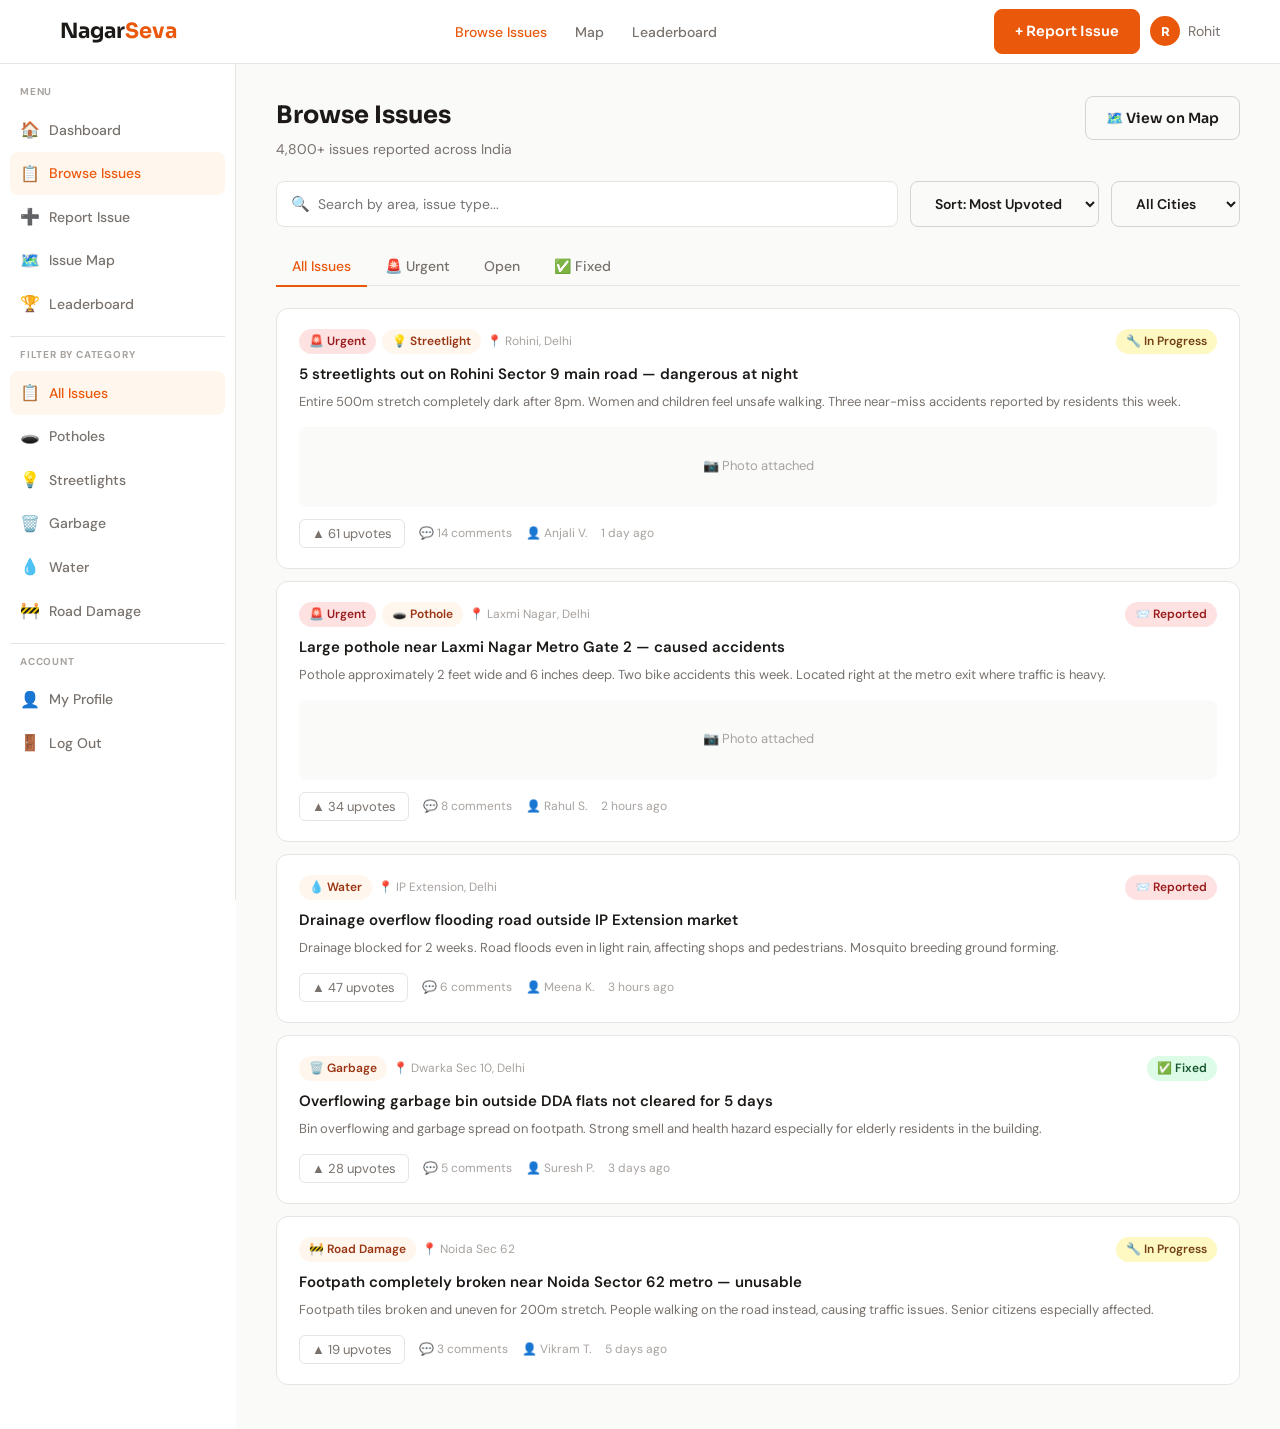
<file: feed.html>
<!DOCTYPE html>
<html lang="en">
<head>
  <meta charset="UTF-8"/>
  <meta name="viewport" content="width=device-width, initial-scale=1.0"/>
  <title>Browse Issues — NagarSeva</title>
  <link rel="stylesheet" href="styles.css"/>
</head>
<body>
<nav class="navbar">
  <a href="index.html" class="logo">Nagar<span>Seva</span></a>
  <ul class="nav-links">
    <li><a href="feed.html" class="active">Browse Issues</a></li>
    <li><a href="map.html">Map</a></li>
    <li><a href="leaderboard.html">Leaderboard</a></li>
  </ul>
  <div class="nav-actions">
    <a href="report.html" class="btn btn-primary">+ Report Issue</a>
    <a href="profile.html" style="display:flex; align-items:center; gap:8px; font-size:14px; color:var(--text-muted);">
      <span class="avatar av-sm">R</span> Rohit
    </a>
  </div>
</nav>

<div class="app-layout">
  <aside class="sidebar">
    <div class="sidebar-section">
      <span class="sidebar-label">Menu</span>
      <a href="dashboard.html" class="sidebar-link"><span class="si">🏠</span> Dashboard</a>
      <a href="feed.html"      class="sidebar-link active"><span class="si">📋</span> Browse Issues</a>
      <a href="report.html"    class="sidebar-link"><span class="si">➕</span> Report Issue</a>
      <a href="map.html"       class="sidebar-link"><span class="si">🗺️</span> Issue Map</a>
      <a href="leaderboard.html" class="sidebar-link"><span class="si">🏆</span> Leaderboard</a>
    </div>
    <div class="sidebar-divider"></div>
    <div class="sidebar-section">
      <span class="sidebar-label">Filter by Category</span>
      <a href="#" class="sidebar-link active" onclick="filterCat('all',this)"><span class="si">📋</span> All Issues</a>
      <a href="#" class="sidebar-link" onclick="filterCat('pothole',this)"><span class="si">🕳️</span> Potholes</a>
      <a href="#" class="sidebar-link" onclick="filterCat('light',this)"><span class="si">💡</span> Streetlights</a>
      <a href="#" class="sidebar-link" onclick="filterCat('garbage',this)"><span class="si">🗑️</span> Garbage</a>
      <a href="#" class="sidebar-link" onclick="filterCat('water',this)"><span class="si">💧</span> Water</a>
      <a href="#" class="sidebar-link" onclick="filterCat('road',this)"><span class="si">🚧</span> Road Damage</a>
    </div>
    <div class="sidebar-divider"></div>
    <div class="sidebar-section">
      <span class="sidebar-label">Account</span>
      <a href="profile.html" class="sidebar-link"><span class="si">👤</span> My Profile</a>
      <a href="index.html"   class="sidebar-link"><span class="si">🚪</span> Log Out</a>
    </div>
  </aside>

  <main class="main-content">
    <div style="display:flex; justify-content:space-between; align-items:flex-start; margin-bottom:20px;">
      <div>
        <h1 class="page-title">Browse Issues</h1>
        <p class="page-sub" style="margin-bottom:0;">4,800+ issues reported across India</p>
      </div>
      <a href="map.html" class="btn btn-outline">🗺️ View on Map</a>
    </div>

    <!-- SEARCH + SORT -->
    <div style="display:flex; gap:12px; margin-bottom:20px; flex-wrap:wrap;">
      <div class="search-wrap" style="flex:1; min-width:200px;">
        <span class="search-icon">🔍</span>
        <input placeholder="Search by area, issue type..." oninput="searchIssues(this.value)"/>
      </div>
      <select class="btn btn-outline" style="font-family:inherit; font-size:14px;" onchange="sortIssues(this.value)">
        <option value="votes">Sort: Most Upvoted</option>
        <option value="recent">Sort: Most Recent</option>
        <option value="urgent">Sort: Urgent First</option>
      </select>
      <select class="btn btn-outline" style="font-family:inherit; font-size:14px;">
        <option>All Cities</option>
        <option>Delhi</option>
        <option>Mumbai</option>
        <option>Bangalore</option>
      </select>
    </div>

    <!-- TABS -->
    <div class="tabs">
      <button class="tab-btn active" onclick="switchTab(this,'all')">All Issues</button>
      <button class="tab-btn" onclick="switchTab(this,'urgent')">🚨 Urgent</button>
      <button class="tab-btn" onclick="switchTab(this,'open')">Open</button>
      <button class="tab-btn" onclick="switchTab(this,'fixed')">✅ Fixed</button>
    </div>

    <!-- ISSUES LIST -->
    <div id="issuesList">

      <a href="issue-detail.html" class="issue-card" style="display:block; margin-bottom:12px;" data-cat="light">
        <div style="display:flex; justify-content:space-between; align-items:flex-start; margin-bottom:8px;">
          <div style="display:flex; gap:6px; flex-wrap:wrap;">
            <span class="badge badge-red">🚨 Urgent</span>
            <span class="badge badge-orange">💡 Streetlight</span>
            <span style="font-size:12px; color:var(--text-subtle); display:flex; align-items:center;">📍 Rohini, Delhi</span>
          </div>
          <span class="badge status-progress">🔧 In Progress</span>
        </div>
        <div class="issue-title">5 streetlights out on Rohini Sector 9 main road — dangerous at night</div>
        <div class="issue-body">Entire 500m stretch completely dark after 8pm. Women and children feel unsafe walking. Three near-miss accidents reported by residents this week.</div>
        <div style="background:var(--bg-alt); border-radius:var(--radius-sm); height:80px; display:flex; align-items:center; justify-content:center; margin-bottom:12px; font-size:13px; color:var(--text-subtle);">📷 Photo attached</div>
        <div class="issue-meta">
          <button class="upvote-btn">▲ 61 upvotes</button>
          <span>💬 14 comments</span>
          <span>👤 Anjali V.</span>
          <span>1 day ago</span>
        </div>
      </a>

      <a href="issue-detail.html" class="issue-card" style="display:block; margin-bottom:12px;" data-cat="pothole">
        <div style="display:flex; justify-content:space-between; align-items:flex-start; margin-bottom:8px;">
          <div style="display:flex; gap:6px; flex-wrap:wrap;">
            <span class="badge badge-red">🚨 Urgent</span>
            <span class="badge badge-orange">🕳️ Pothole</span>
            <span style="font-size:12px; color:var(--text-subtle); display:flex; align-items:center;">📍 Laxmi Nagar, Delhi</span>
          </div>
          <span class="badge status-reported">📨 Reported</span>
        </div>
        <div class="issue-title">Large pothole near Laxmi Nagar Metro Gate 2 — caused accidents</div>
        <div class="issue-body">Pothole approximately 2 feet wide and 6 inches deep. Two bike accidents this week. Located right at the metro exit where traffic is heavy.</div>
        <div style="background:var(--bg-alt); border-radius:var(--radius-sm); height:80px; display:flex; align-items:center; justify-content:center; margin-bottom:12px; font-size:13px; color:var(--text-subtle);">📷 Photo attached</div>
        <div class="issue-meta">
          <button class="upvote-btn">▲ 34 upvotes</button>
          <span>💬 8 comments</span>
          <span>👤 Rahul S.</span>
          <span>2 hours ago</span>
        </div>
      </a>

      <a href="issue-detail.html" class="issue-card" style="display:block; margin-bottom:12px;" data-cat="water">
        <div style="display:flex; justify-content:space-between; align-items:flex-start; margin-bottom:8px;">
          <div style="display:flex; gap:6px; flex-wrap:wrap;">
            <span class="badge badge-orange">💧 Water</span>
            <span style="font-size:12px; color:var(--text-subtle); display:flex; align-items:center;">📍 IP Extension, Delhi</span>
          </div>
          <span class="badge status-reported">📨 Reported</span>
        </div>
        <div class="issue-title">Drainage overflow flooding road outside IP Extension market</div>
        <div class="issue-body">Drainage blocked for 2 weeks. Road floods even in light rain, affecting shops and pedestrians. Mosquito breeding ground forming.</div>
        <div class="issue-meta" style="margin-top:8px;">
          <button class="upvote-btn">▲ 47 upvotes</button>
          <span>💬 6 comments</span>
          <span>👤 Meena K.</span>
          <span>3 hours ago</span>
        </div>
      </a>

      <a href="issue-detail.html" class="issue-card" style="display:block; margin-bottom:12px;" data-cat="garbage">
        <div style="display:flex; justify-content:space-between; align-items:flex-start; margin-bottom:8px;">
          <div style="display:flex; gap:6px; flex-wrap:wrap;">
            <span class="badge badge-orange">🗑️ Garbage</span>
            <span style="font-size:12px; color:var(--text-subtle); display:flex; align-items:center;">📍 Dwarka Sec 10, Delhi</span>
          </div>
          <span class="badge status-fixed">✅ Fixed</span>
        </div>
        <div class="issue-title">Overflowing garbage bin outside DDA flats not cleared for 5 days</div>
        <div class="issue-body">Bin overflowing and garbage spread on footpath. Strong smell and health hazard especially for elderly residents in the building.</div>
        <div class="issue-meta" style="margin-top:8px;">
          <button class="upvote-btn">▲ 28 upvotes</button>
          <span>💬 5 comments</span>
          <span>👤 Suresh P.</span>
          <span>3 days ago</span>
        </div>
      </a>

      <a href="issue-detail.html" class="issue-card" style="display:block; margin-bottom:12px;" data-cat="road">
        <div style="display:flex; justify-content:space-between; align-items:flex-start; margin-bottom:8px;">
          <div style="display:flex; gap:6px; flex-wrap:wrap;">
            <span class="badge badge-orange">🚧 Road Damage</span>
            <span style="font-size:12px; color:var(--text-subtle); display:flex; align-items:center;">📍 Noida Sec 62</span>
          </div>
          <span class="badge status-progress">🔧 In Progress</span>
        </div>
        <div class="issue-title">Footpath completely broken near Noida Sector 62 metro — unusable</div>
        <div class="issue-body">Footpath tiles broken and uneven for 200m stretch. People walking on the road instead, causing traffic issues. Senior citizens especially affected.</div>
        <div class="issue-meta" style="margin-top:8px;">
          <button class="upvote-btn">▲ 19 upvotes</button>
          <span>💬 3 comments</span>
          <span>👤 Vikram T.</span>
          <span>5 days ago</span>
        </div>
      </a>

    </div>
  </main>
</div>

<script>
function switchTab(btn, tab) {
  document.querySelectorAll('.tab-btn').forEach(b => b.classList.remove('active'));
  btn.classList.add('active');
}
function filterCat(cat, link) {
  document.querySelectorAll('.sidebar-link').forEach(l => l.classList.remove('active'));
  link.classList.add('active');
  document.querySelectorAll('#issuesList .issue-card').forEach(card => {
    card.style.display = (cat === 'all' || card.dataset.cat === cat) ? 'block' : 'none';
  });
}
function searchIssues(q) {
  const query = q.toLowerCase();
  document.querySelectorAll('#issuesList .issue-card').forEach(card => {
    const text = card.innerText.toLowerCase();
    card.style.display = text.includes(query) ? 'block' : 'none';
  });
}
function sortIssues(val) { }
</script>
</body>
</html>
</file>
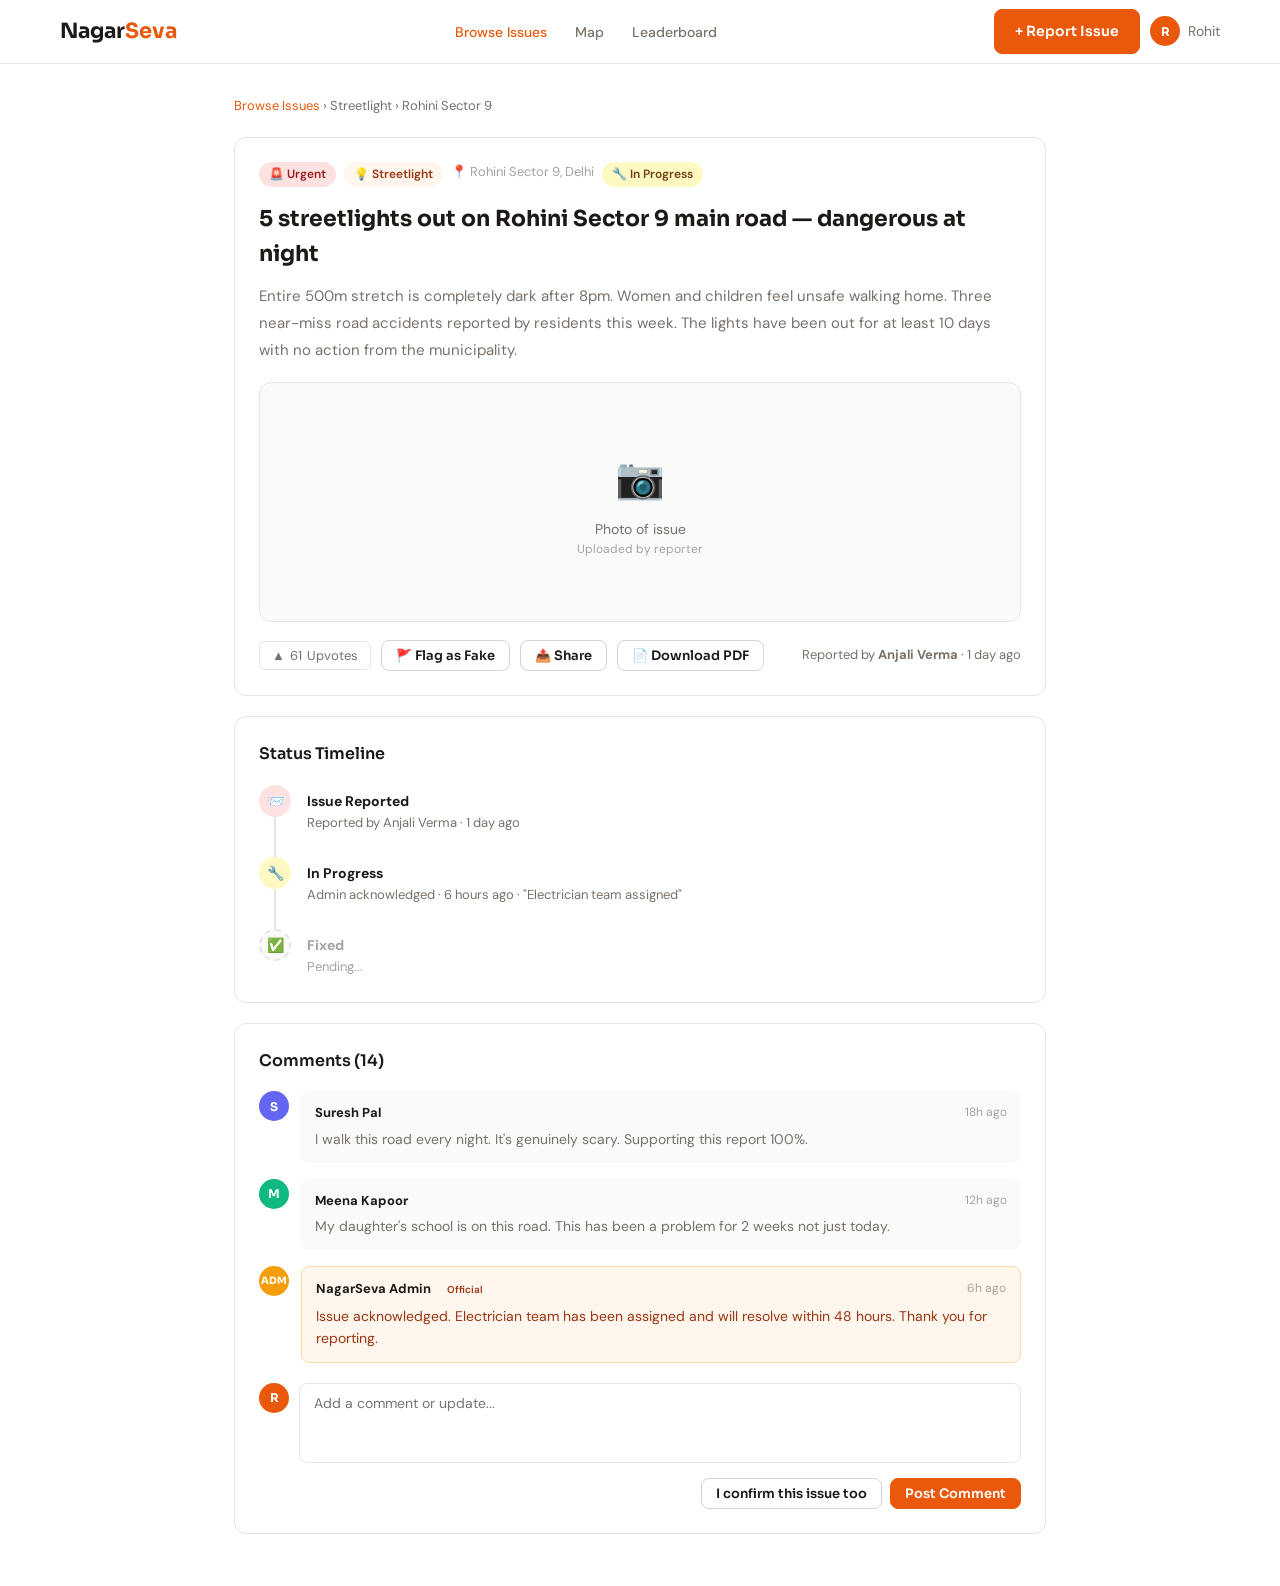
<file: issue-detail.html>
<!DOCTYPE html>
<html lang="en">
<head>
  <meta charset="UTF-8"/>
  <meta name="viewport" content="width=device-width, initial-scale=1.0"/>
  <title>Issue Detail — NagarSeva</title>
  <link rel="stylesheet" href="styles.css"/>
</head>
<body>
<nav class="navbar">
  <a href="index.html" class="logo">Nagar<span>Seva</span></a>
  <ul class="nav-links">
    <li><a href="feed.html" class="active">Browse Issues</a></li>
    <li><a href="map.html">Map</a></li>
    <li><a href="leaderboard.html">Leaderboard</a></li>
  </ul>
  <div class="nav-actions">
    <a href="report.html" class="btn btn-primary">+ Report Issue</a>
    <a href="profile.html" style="display:flex; align-items:center; gap:8px; font-size:14px; color:var(--text-muted);">
      <span class="avatar av-sm">R</span> Rohit
    </a>
  </div>
</nav>

<div style="max-width:860px; margin:0 auto; padding:32px 24px;">

  <!-- BREADCRUMB -->
  <div style="font-size:13px; color:var(--text-muted); margin-bottom:20px;">
    <a href="feed.html" style="color:var(--orange);">Browse Issues</a> › Streetlight › Rohini Sector 9
  </div>

  <!-- ISSUE HEADER -->
  <div class="card" style="margin-bottom:20px;">
    <div style="display:flex; gap:8px; flex-wrap:wrap; margin-bottom:14px;">
      <span class="badge badge-red">🚨 Urgent</span>
      <span class="badge badge-orange">💡 Streetlight</span>
      <span style="font-size:13px; color:var(--text-subtle);">📍 Rohini Sector 9, Delhi</span>
      <span class="badge status-progress">🔧 In Progress</span>
    </div>
    <h1 style="font-size:22px; font-weight:700; margin-bottom:12px;">5 streetlights out on Rohini Sector 9 main road — dangerous at night</h1>
    <p style="font-size:15px; color:var(--text-muted); line-height:1.8; margin-bottom:18px;">
      Entire 500m stretch is completely dark after 8pm. Women and children feel unsafe walking home. Three near-miss road accidents reported by residents this week. The lights have been out for at least 10 days with no action from the municipality.
    </p>

    <!-- PHOTO -->
    <div style="background:var(--bg-alt); border-radius:var(--radius); height:240px; display:flex; align-items:center; justify-content:center; margin-bottom:18px; border:1px solid var(--border);">
      <div style="text-align:center; color:var(--text-muted);">
        <div style="font-size:40px; margin-bottom:8px;">📷</div>
        <div style="font-size:14px;">Photo of issue</div>
        <div style="font-size:12px; color:var(--text-subtle);">Uploaded by reporter</div>
      </div>
    </div>

    <!-- ACTIONS ROW -->
    <div style="display:flex; justify-content:space-between; align-items:center; flex-wrap:wrap; gap:12px;">
      <div style="display:flex; gap:10px; align-items:center;">
        <button class="upvote-btn" id="upvoteBtn" onclick="toggleUpvote()">▲ <span id="upvoteCount">61</span> Upvotes</button>
        <button class="btn btn-outline btn-sm" onclick="flagIssue()">🚩 Flag as Fake</button>
        <button class="btn btn-outline btn-sm">📤 Share</button>
        <button class="btn btn-outline btn-sm" onclick="generatePDF()">📄 Download PDF</button>
      </div>
      <div style="font-size:13px; color:var(--text-muted);">
        Reported by <strong>Anjali Verma</strong> · 1 day ago
      </div>
    </div>
  </div>

  <!-- STATUS TIMELINE -->
  <div class="card" style="margin-bottom:20px;">
    <h3 style="font-size:16px; font-weight:600; margin-bottom:18px;">Status Timeline</h3>
    <div style="display:flex; flex-direction:column; gap:0;">
      <div style="display:flex; gap:16px; align-items:flex-start;">
        <div style="display:flex; flex-direction:column; align-items:center;">
          <div style="width:32px; height:32px; background:var(--red-light); border-radius:50%; display:flex; align-items:center; justify-content:center; font-size:14px;">📨</div>
          <div style="width:2px; height:40px; background:var(--border);"></div>
        </div>
        <div style="padding-top:4px;">
          <strong style="font-size:14px;">Issue Reported</strong>
          <p style="font-size:13px; color:var(--text-muted);">Reported by Anjali Verma · 1 day ago</p>
        </div>
      </div>
      <div style="display:flex; gap:16px; align-items:flex-start;">
        <div style="display:flex; flex-direction:column; align-items:center;">
          <div style="width:32px; height:32px; background:var(--yellow-light); border-radius:50%; display:flex; align-items:center; justify-content:center; font-size:14px;">🔧</div>
          <div style="width:2px; height:40px; background:var(--border);"></div>
        </div>
        <div style="padding-top:4px;">
          <strong style="font-size:14px;">In Progress</strong>
          <p style="font-size:13px; color:var(--text-muted);">Admin acknowledged · 6 hours ago · "Electrician team assigned"</p>
        </div>
      </div>
      <div style="display:flex; gap:16px; align-items:flex-start;">
        <div style="width:32px; height:32px; background:var(--bg-alt); border:2px dashed var(--border); border-radius:50%; display:flex; align-items:center; justify-content:center; font-size:14px; flex-shrink:0;">✅</div>
        <div style="padding-top:4px;">
          <strong style="font-size:14px; color:var(--text-subtle);">Fixed</strong>
          <p style="font-size:13px; color:var(--text-subtle);">Pending...</p>
        </div>
      </div>
    </div>
  </div>

  <!-- COMMENTS -->
  <div class="card" style="margin-bottom:20px;">
    <h3 style="font-size:16px; font-weight:600; margin-bottom:18px;">Comments (14)</h3>

    <div style="display:flex; flex-direction:column; gap:16px; margin-bottom:20px;">
      <div style="display:flex; gap:12px;">
        <span class="avatar av-sm" style="background:#6366F1;">S</span>
        <div style="flex:1; background:var(--bg-alt); padding:12px 14px; border-radius:var(--radius-sm);">
          <div style="display:flex; justify-content:space-between; margin-bottom:4px;">
            <strong style="font-size:13px;">Suresh Pal</strong>
            <span style="font-size:12px; color:var(--text-subtle);">18h ago</span>
          </div>
          <p style="font-size:14px; color:var(--text-muted);">I walk this road every night. It's genuinely scary. Supporting this report 100%.</p>
        </div>
      </div>
      <div style="display:flex; gap:12px;">
        <span class="avatar av-sm" style="background:#10B981;">M</span>
        <div style="flex:1; background:var(--bg-alt); padding:12px 14px; border-radius:var(--radius-sm);">
          <div style="display:flex; justify-content:space-between; margin-bottom:4px;">
            <strong style="font-size:13px;">Meena Kapoor</strong>
            <span style="font-size:12px; color:var(--text-subtle);">12h ago</span>
          </div>
          <p style="font-size:14px; color:var(--text-muted);">My daughter's school is on this road. This has been a problem for 2 weeks not just today.</p>
        </div>
      </div>
      <div style="display:flex; gap:12px;">
        <span class="avatar av-sm" style="background:#F59E0B; font-size:10px;">ADM</span>
        <div style="flex:1; background:#FFF7ED; border:1px solid var(--orange-mid); padding:12px 14px; border-radius:var(--radius-sm);">
          <div style="display:flex; justify-content:space-between; margin-bottom:4px;">
            <div style="display:flex; gap:6px; align-items:center;">
              <strong style="font-size:13px;">NagarSeva Admin</strong>
              <span class="badge badge-orange" style="font-size:10px;">Official</span>
            </div>
            <span style="font-size:12px; color:var(--text-subtle);">6h ago</span>
          </div>
          <p style="font-size:14px; color:#9A3412;">Issue acknowledged. Electrician team has been assigned and will resolve within 48 hours. Thank you for reporting.</p>
        </div>
      </div>
    </div>

    <!-- ADD COMMENT -->
    <div style="display:flex; gap:10px; align-items:flex-start;">
      <span class="avatar av-sm">R</span>
      <div style="flex:1;">
        <textarea placeholder="Add a comment or update..." style="width:100%; padding:10px 14px; border:1.5px solid var(--border); border-radius:var(--radius-sm); font-size:14px; font-family:inherit; resize:none; min-height:80px;" id="commentBox"></textarea>
        <div style="display:flex; justify-content:flex-end; margin-top:8px; gap:8px;">
          <button class="btn btn-outline btn-sm">I confirm this issue too</button>
          <button class="btn btn-primary btn-sm" onclick="addComment()">Post Comment</button>
        </div>
      </div>
    </div>
  </div>

</div>

<script>
let upvoted = false;
function toggleUpvote() {
  upvoted = !upvoted;
  const btn = document.getElementById('upvoteBtn');
  const count = document.getElementById('upvoteCount');
  count.textContent = upvoted ? 62 : 61;
  btn.classList.toggle('active', upvoted);
}
function flagIssue() { alert('Thank you. This report has been flagged for review.'); }
function generatePDF() { alert('PDF report generated! In the live version this downloads a formatted complaint PDF.'); }
function addComment() {
  const box = document.getElementById('commentBox');
  if (!box.value.trim()) return;
  alert('Comment posted! (In live version this saves to database)');
  box.value = '';
}
</script>
</body>
</html>
</file>
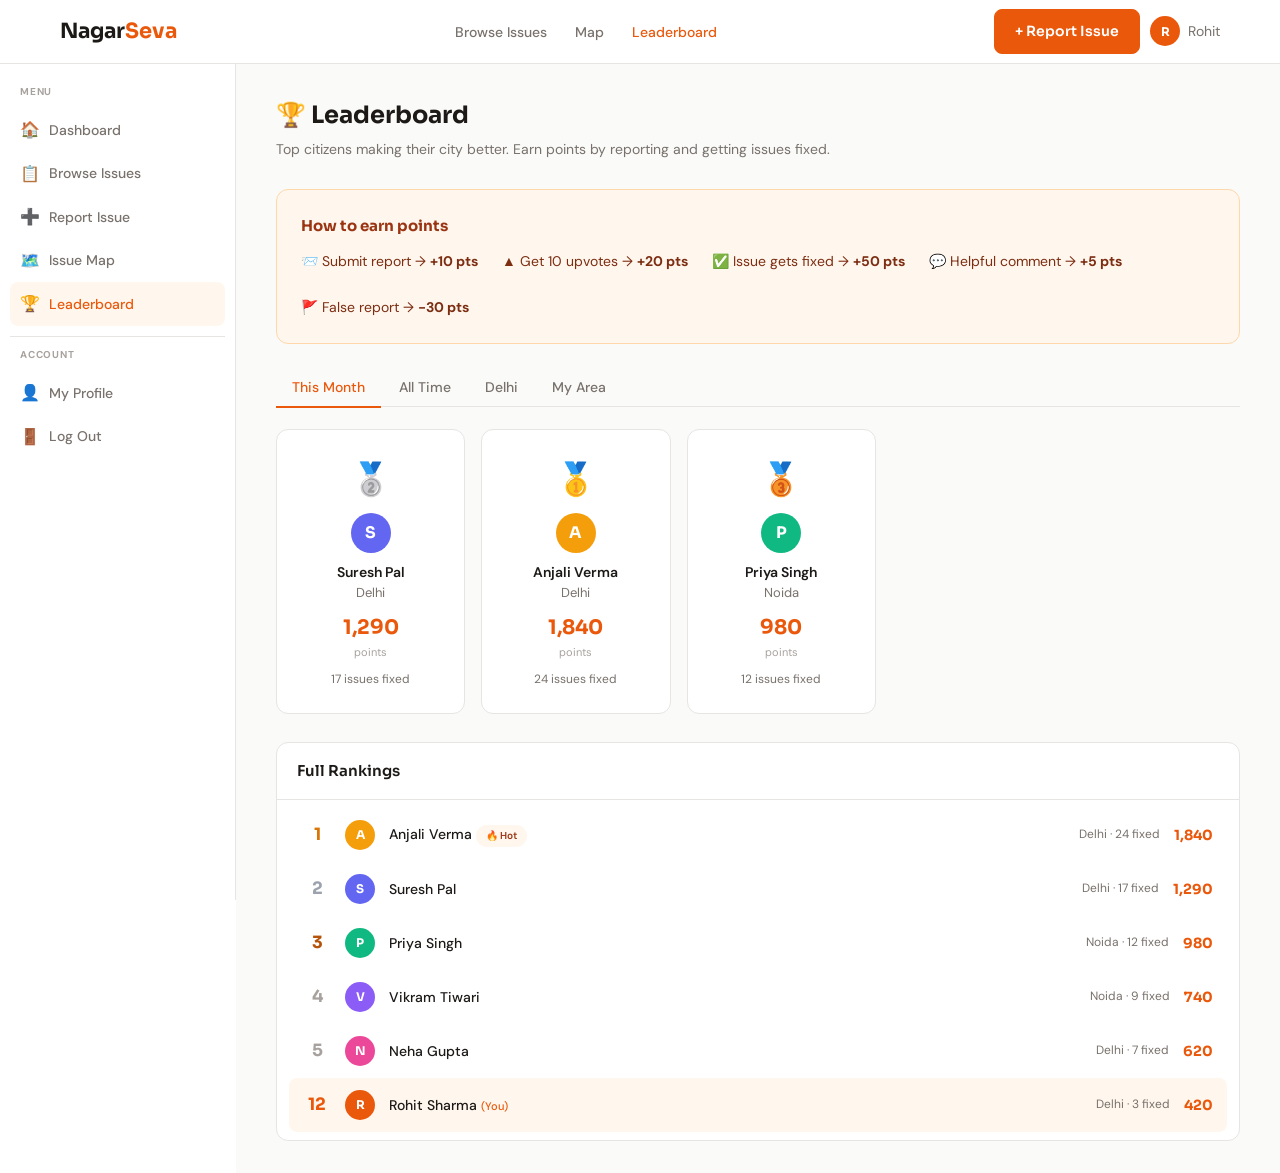
<file: leaderboard.html>
<!DOCTYPE html>
<html lang="en">
<head>
  <meta charset="UTF-8"/>
  <meta name="viewport" content="width=device-width, initial-scale=1.0"/>
  <title>Leaderboard — NagarSeva</title>
  <link rel="stylesheet" href="styles.css"/>
</head>
<body>
<nav class="navbar">
  <a href="index.html" class="logo">Nagar<span>Seva</span></a>
  <ul class="nav-links">
    <li><a href="feed.html">Browse Issues</a></li>
    <li><a href="map.html">Map</a></li>
    <li><a href="leaderboard.html" class="active">Leaderboard</a></li>
  </ul>
  <div class="nav-actions">
    <a href="report.html" class="btn btn-primary">+ Report Issue</a>
    <a href="profile.html" style="display:flex;align-items:center;gap:8px;font-size:14px;color:var(--text-muted);">
      <span class="avatar av-sm">R</span> Rohit
    </a>
  </div>
</nav>

<div class="app-layout">
  <aside class="sidebar">
    <div class="sidebar-section">
      <span class="sidebar-label">Menu</span>
      <a href="dashboard.html" class="sidebar-link"><span class="si">🏠</span> Dashboard</a>
      <a href="feed.html"      class="sidebar-link"><span class="si">📋</span> Browse Issues</a>
      <a href="report.html"    class="sidebar-link"><span class="si">➕</span> Report Issue</a>
      <a href="map.html"       class="sidebar-link"><span class="si">🗺️</span> Issue Map</a>
      <a href="leaderboard.html" class="sidebar-link active"><span class="si">🏆</span> Leaderboard</a>
    </div>
    <div class="sidebar-divider"></div>
    <div class="sidebar-section">
      <span class="sidebar-label">Account</span>
      <a href="profile.html" class="sidebar-link"><span class="si">👤</span> My Profile</a>
      <a href="index.html"   class="sidebar-link"><span class="si">🚪</span> Log Out</a>
    </div>
  </aside>

  <main class="main-content">
    <h1 class="page-title">🏆 Leaderboard</h1>
    <p class="page-sub">Top citizens making their city better. Earn points by reporting and getting issues fixed.</p>

    <!-- HOW POINTS WORK -->
    <div class="card" style="background:var(--orange-light); border-color:var(--orange-mid); margin-bottom:24px;">
      <h3 style="font-size:15px; margin-bottom:12px; color:#9A3412;">How to earn points</h3>
      <div style="display:flex; gap:24px; flex-wrap:wrap; font-size:14px; color:#7C2D12;">
        <span>📨 Submit report → <strong>+10 pts</strong></span>
        <span>▲ Get 10 upvotes → <strong>+20 pts</strong></span>
        <span>✅ Issue gets fixed → <strong>+50 pts</strong></span>
        <span>💬 Helpful comment → <strong>+5 pts</strong></span>
        <span>🚩 False report → <strong>−30 pts</strong></span>
      </div>
    </div>

    <!-- TABS -->
    <div class="tabs">
      <button class="tab-btn active">This Month</button>
      <button class="tab-btn">All Time</button>
      <button class="tab-btn">Delhi</button>
      <button class="tab-btn">My Area</button>
    </div>

    <!-- TOP 3 PODIUM -->
    <div style="display:grid; grid-template-columns:1fr 1fr 1fr; gap:16px; margin-bottom:28px; max-width:600px;">
      <div class="card" style="text-align:center; order:2;">
        <div style="font-size:32px; margin-bottom:8px;">🥇</div>
        <div class="avatar av-md" style="margin:0 auto 8px; background:#F59E0B;">A</div>
        <div style="font-weight:600; font-size:14px;">Anjali Verma</div>
        <div style="font-size:13px; color:var(--text-muted);">Delhi</div>
        <div style="font-family:'Sora',sans-serif; font-size:20px; font-weight:700; color:var(--orange); margin-top:8px;">1,840</div>
        <div style="font-size:11px; color:var(--text-subtle);">points</div>
        <div style="margin-top:8px; font-size:12px; color:var(--text-muted);">24 issues fixed</div>
      </div>
      <div class="card" style="text-align:center; order:1;">
        <div style="font-size:32px; margin-bottom:8px;">🥈</div>
        <div class="avatar av-md" style="margin:0 auto 8px; background:#6366F1;">S</div>
        <div style="font-weight:600; font-size:14px;">Suresh Pal</div>
        <div style="font-size:13px; color:var(--text-muted);">Delhi</div>
        <div style="font-family:'Sora',sans-serif; font-size:20px; font-weight:700; color:var(--orange); margin-top:8px;">1,290</div>
        <div style="font-size:11px; color:var(--text-subtle);">points</div>
        <div style="margin-top:8px; font-size:12px; color:var(--text-muted);">17 issues fixed</div>
      </div>
      <div class="card" style="text-align:center; order:3;">
        <div style="font-size:32px; margin-bottom:8px;">🥉</div>
        <div class="avatar av-md" style="margin:0 auto 8px; background:#10B981;">P</div>
        <div style="font-weight:600; font-size:14px;">Priya Singh</div>
        <div style="font-size:13px; color:var(--text-muted);">Noida</div>
        <div style="font-family:'Sora',sans-serif; font-size:20px; font-weight:700; color:var(--orange); margin-top:8px;">980</div>
        <div style="font-size:11px; color:var(--text-subtle);">points</div>
        <div style="margin-top:8px; font-size:12px; color:var(--text-muted);">12 issues fixed</div>
      </div>
    </div>

    <!-- FULL TABLE -->
    <div class="card" style="padding:0; overflow:hidden;">
      <div style="padding:16px 20px; border-bottom:1px solid var(--border);">
        <h3 style="font-size:15px; font-weight:600;">Full Rankings</h3>
      </div>
      <div style="padding:8px 12px;">
        <div class="lb-row">
          <div class="lb-rank gold">1</div>
          <span class="avatar av-sm" style="background:#F59E0B;">A</span>
          <div class="lb-name">Anjali Verma <span class="badge badge-orange" style="font-size:10px;">🔥 Hot</span></div>
          <div style="font-size:12px; color:var(--text-muted);">Delhi · 24 fixed</div>
          <div class="lb-pts">1,840</div>
        </div>
        <div class="lb-row">
          <div class="lb-rank silver">2</div>
          <span class="avatar av-sm" style="background:#6366F1;">S</span>
          <div class="lb-name">Suresh Pal</div>
          <div style="font-size:12px; color:var(--text-muted);">Delhi · 17 fixed</div>
          <div class="lb-pts">1,290</div>
        </div>
        <div class="lb-row">
          <div class="lb-rank bronze">3</div>
          <span class="avatar av-sm" style="background:#10B981;">P</span>
          <div class="lb-name">Priya Singh</div>
          <div style="font-size:12px; color:var(--text-muted);">Noida · 12 fixed</div>
          <div class="lb-pts">980</div>
        </div>
        <div class="lb-row">
          <div class="lb-rank">4</div>
          <span class="avatar av-sm" style="background:#8B5CF6;">V</span>
          <div class="lb-name">Vikram Tiwari</div>
          <div style="font-size:12px; color:var(--text-muted);">Noida · 9 fixed</div>
          <div class="lb-pts">740</div>
        </div>
        <div class="lb-row">
          <div class="lb-rank">5</div>
          <span class="avatar av-sm" style="background:#EC4899;">N</span>
          <div class="lb-name">Neha Gupta</div>
          <div style="font-size:12px; color:var(--text-muted);">Delhi · 7 fixed</div>
          <div class="lb-pts">620</div>
        </div>
        <div class="lb-row" style="background:var(--orange-light); border-radius:var(--radius-sm);">
          <div class="lb-rank" style="color:var(--orange);">12</div>
          <span class="avatar av-sm">R</span>
          <div class="lb-name">Rohit Sharma <span style="font-size:11px; color:var(--orange);">(You)</span></div>
          <div style="font-size:12px; color:var(--text-muted);">Delhi · 3 fixed</div>
          <div class="lb-pts">420</div>
        </div>
      </div>
    </div>
  </main>
</div>
</body>
</html>
</file>
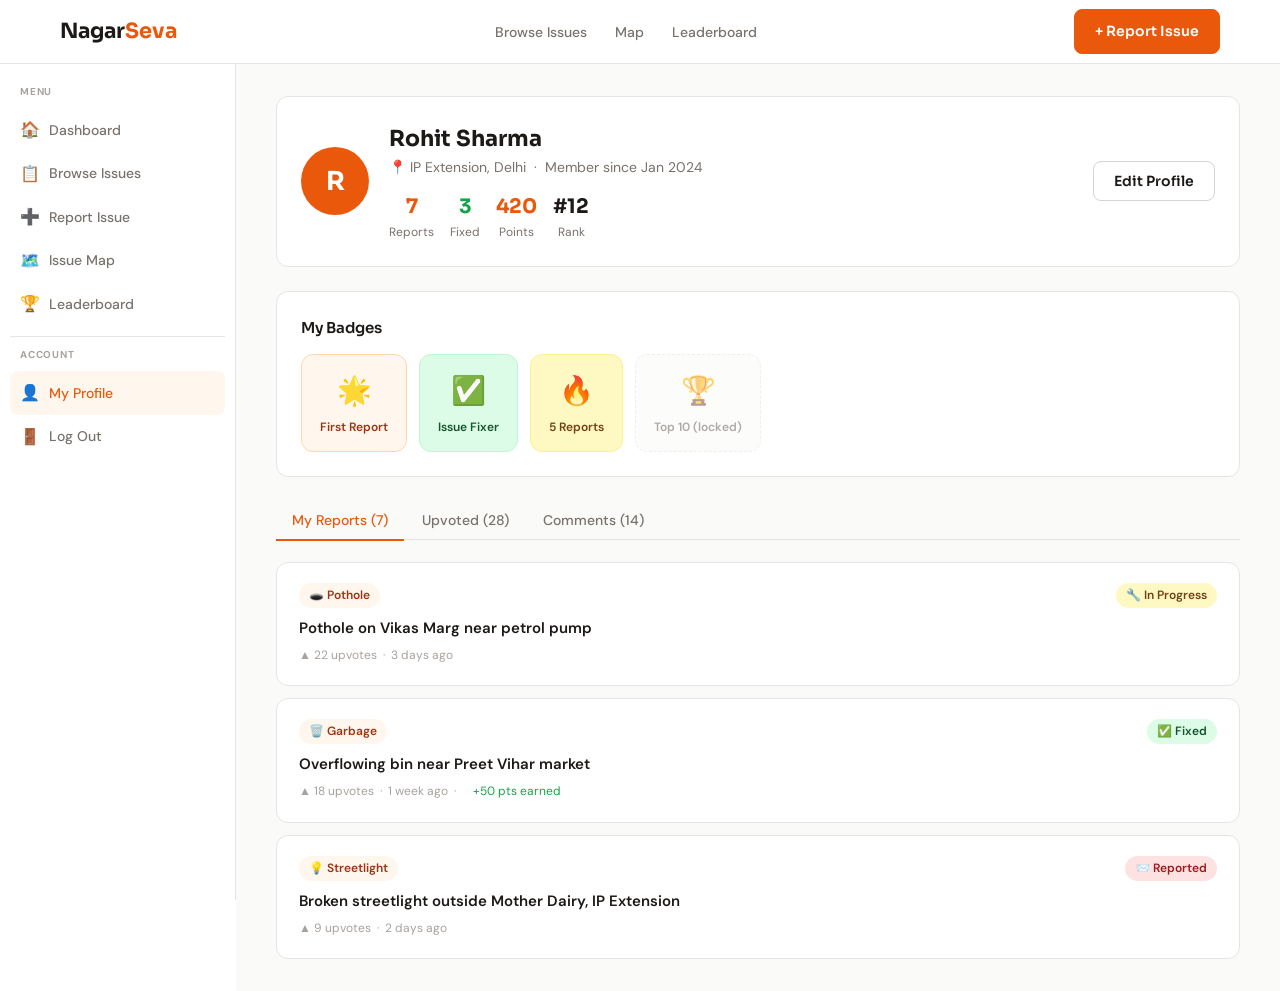
<file: profile.html>
<!DOCTYPE html>
<html lang="en">
<head>
  <meta charset="UTF-8"/>
  <meta name="viewport" content="width=device-width, initial-scale=1.0"/>
  <title>My Profile — NagarSeva</title>
  <link rel="stylesheet" href="styles.css"/>
</head>
<body>
<nav class="navbar">
  <a href="index.html" class="logo">Nagar<span>Seva</span></a>
  <ul class="nav-links">
    <li><a href="feed.html">Browse Issues</a></li>
    <li><a href="map.html">Map</a></li>
    <li><a href="leaderboard.html">Leaderboard</a></li>
  </ul>
  <div class="nav-actions">
    <a href="report.html" class="btn btn-primary">+ Report Issue</a>
  </div>
</nav>

<div class="app-layout">
  <aside class="sidebar">
    <div class="sidebar-section">
      <span class="sidebar-label">Menu</span>
      <a href="dashboard.html" class="sidebar-link"><span class="si">🏠</span> Dashboard</a>
      <a href="feed.html"      class="sidebar-link"><span class="si">📋</span> Browse Issues</a>
      <a href="report.html"    class="sidebar-link"><span class="si">➕</span> Report Issue</a>
      <a href="map.html"       class="sidebar-link"><span class="si">🗺️</span> Issue Map</a>
      <a href="leaderboard.html" class="sidebar-link"><span class="si">🏆</span> Leaderboard</a>
    </div>
    <div class="sidebar-divider"></div>
    <div class="sidebar-section">
      <span class="sidebar-label">Account</span>
      <a href="profile.html" class="sidebar-link active"><span class="si">👤</span> My Profile</a>
      <a href="index.html"   class="sidebar-link"><span class="si">🚪</span> Log Out</a>
    </div>
  </aside>

  <main class="main-content">
    <!-- PROFILE HEADER -->
    <div class="card" style="margin-bottom:24px;">
      <div style="display:flex; gap:20px; align-items:center;">
        <div class="avatar av-lg">R</div>
        <div style="flex:1;">
          <h1 style="font-size:22px; font-weight:700;">Rohit Sharma</h1>
          <p style="font-size:14px; color:var(--text-muted);">📍 IP Extension, Delhi &nbsp;·&nbsp; Member since Jan 2024</p>
          <div style="display:flex; gap:16px; margin-top:12px; flex-wrap:wrap;">
            <div style="text-align:center;">
              <div style="font-family:'Sora',sans-serif; font-size:20px; font-weight:700; color:var(--orange);">7</div>
              <div style="font-size:12px; color:var(--text-muted);">Reports</div>
            </div>
            <div style="text-align:center;">
              <div style="font-family:'Sora',sans-serif; font-size:20px; font-weight:700; color:var(--green);">3</div>
              <div style="font-size:12px; color:var(--text-muted);">Fixed</div>
            </div>
            <div style="text-align:center;">
              <div style="font-family:'Sora',sans-serif; font-size:20px; font-weight:700; color:var(--orange);">420</div>
              <div style="font-size:12px; color:var(--text-muted);">Points</div>
            </div>
            <div style="text-align:center;">
              <div style="font-family:'Sora',sans-serif; font-size:20px; font-weight:700;">#12</div>
              <div style="font-size:12px; color:var(--text-muted);">Rank</div>
            </div>
          </div>
        </div>
        <button class="btn btn-outline">Edit Profile</button>
      </div>
    </div>

    <!-- BADGES -->
    <div class="card" style="margin-bottom:24px;">
      <h3 style="font-size:15px; font-weight:600; margin-bottom:14px;">My Badges</h3>
      <div style="display:flex; gap:12px; flex-wrap:wrap;">
        <div style="text-align:center; padding:14px 18px; background:var(--orange-light); border-radius:var(--radius); border:1px solid var(--orange-mid);">
          <div style="font-size:28px; margin-bottom:4px;">🌟</div>
          <div style="font-size:12px; font-weight:600; color:#9A3412;">First Report</div>
        </div>
        <div style="text-align:center; padding:14px 18px; background:var(--green-light); border-radius:var(--radius); border:1px solid #BBF7D0;">
          <div style="font-size:28px; margin-bottom:4px;">✅</div>
          <div style="font-size:12px; font-weight:600; color:#14532D;">Issue Fixer</div>
        </div>
        <div style="text-align:center; padding:14px 18px; background:var(--yellow-light); border-radius:var(--radius); border:1px solid #FEF08A;">
          <div style="font-size:28px; margin-bottom:4px;">🔥</div>
          <div style="font-size:12px; font-weight:600; color:#713F12;">5 Reports</div>
        </div>
        <div style="text-align:center; padding:14px 18px; background:var(--bg-alt); border-radius:var(--radius); border:1px dashed var(--border); opacity:0.6;">
          <div style="font-size:28px; margin-bottom:4px;">🏆</div>
          <div style="font-size:12px; font-weight:600; color:var(--text-muted);">Top 10 (locked)</div>
        </div>
      </div>
    </div>

    <!-- MY REPORTS -->
    <div>
      <div class="tabs">
        <button class="tab-btn active">My Reports (7)</button>
        <button class="tab-btn">Upvoted (28)</button>
        <button class="tab-btn">Comments (14)</button>
      </div>

      <a href="issue-detail.html" class="issue-card" style="display:block; margin-bottom:12px;">
        <div style="display:flex; justify-content:space-between; margin-bottom:8px;">
          <span class="badge badge-orange">🕳️ Pothole</span>
          <span class="badge status-progress">🔧 In Progress</span>
        </div>
        <div class="issue-title">Pothole on Vikas Marg near petrol pump</div>
        <div class="issue-meta">▲ 22 upvotes &nbsp;·&nbsp; 3 days ago</div>
      </a>

      <a href="issue-detail.html" class="issue-card" style="display:block; margin-bottom:12px;">
        <div style="display:flex; justify-content:space-between; margin-bottom:8px;">
          <span class="badge badge-orange">🗑️ Garbage</span>
          <span class="badge status-fixed">✅ Fixed</span>
        </div>
        <div class="issue-title">Overflowing bin near Preet Vihar market</div>
        <div class="issue-meta">▲ 18 upvotes &nbsp;·&nbsp; 1 week ago &nbsp;·&nbsp; <span style="color:var(--green);">+50 pts earned</span></div>
      </a>

      <a href="issue-detail.html" class="issue-card" style="display:block;">
        <div style="display:flex; justify-content:space-between; margin-bottom:8px;">
          <span class="badge badge-orange">💡 Streetlight</span>
          <span class="badge status-reported">📨 Reported</span>
        </div>
        <div class="issue-title">Broken streetlight outside Mother Dairy, IP Extension</div>
        <div class="issue-meta">▲ 9 upvotes &nbsp;·&nbsp; 2 days ago</div>
      </a>
    </div>
  </main>
</div>
</body>
</html>
</file>
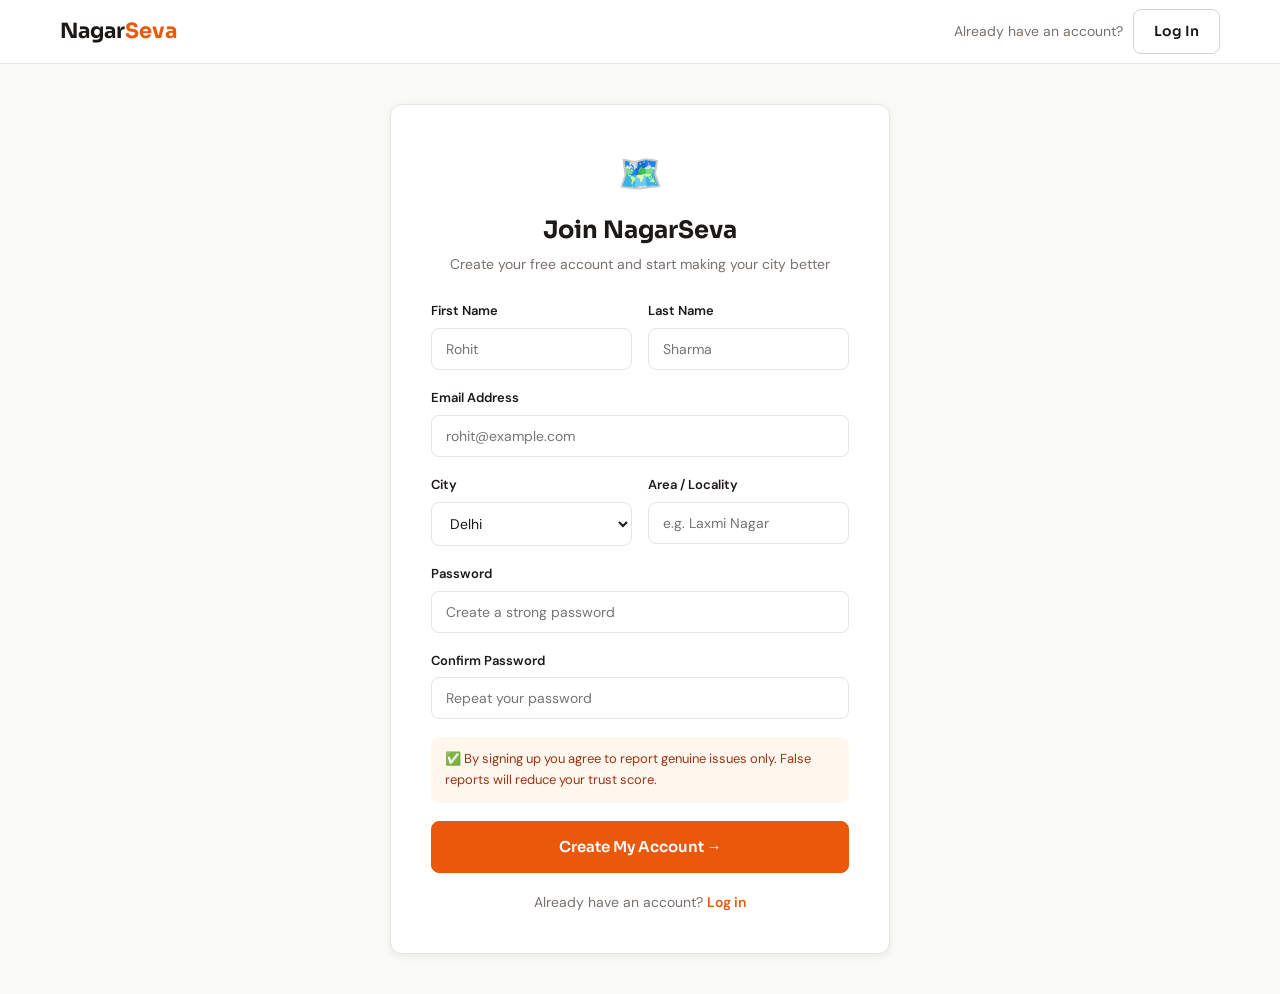
<file: register.html>
<!DOCTYPE html>
<html lang="en">
<head>
  <meta charset="UTF-8"/>
  <meta name="viewport" content="width=device-width, initial-scale=1.0"/>
  <title>Sign Up — NagarSeva</title>
  <link rel="stylesheet" href="styles.css"/>
</head>
<body>
<nav class="navbar">
  <a href="index.html" class="logo">Nagar<span>Seva</span></a>
  <div class="nav-actions">
    <span style="font-size:14px; color:var(--text-muted);">Already have an account?</span>
    <a href="login.html" class="btn btn-outline">Log In</a>
  </div>
</nav>

<div class="auth-page">
  <div class="auth-box fade-up" style="max-width:500px;">
    <div style="text-align:center; margin-bottom:24px;">
      <div style="font-size:36px; margin-bottom:8px;">🗺️</div>
      <h2>Join NagarSeva</h2>
      <p class="auth-sub">Create your free account and start making your city better</p>
    </div>

    <div class="form-row">
      <div class="form-group">
        <label>First Name</label>
        <input type="text" placeholder="Rohit"/>
      </div>
      <div class="form-group">
        <label>Last Name</label>
        <input type="text" placeholder="Sharma"/>
      </div>
    </div>
    <div class="form-group">
      <label>Email Address</label>
      <input type="email" placeholder="rohit@example.com"/>
    </div>
    <div class="form-row">
      <div class="form-group">
        <label>City</label>
        <select>
          <option>Delhi</option>
          <option>Mumbai</option>
          <option>Bangalore</option>
          <option>Chennai</option>
          <option>Hyderabad</option>
          <option>Pune</option>
          <option>Other</option>
        </select>
      </div>
      <div class="form-group">
        <label>Area / Locality</label>
        <input type="text" placeholder="e.g. Laxmi Nagar"/>
      </div>
    </div>
    <div class="form-group">
      <label>Password</label>
      <input type="password" placeholder="Create a strong password"/>
    </div>
    <div class="form-group">
      <label>Confirm Password</label>
      <input type="password" placeholder="Repeat your password"/>
    </div>

    <div style="background:var(--orange-light); border-radius:var(--radius-sm); padding:12px 14px; font-size:13px; color:#9A3412; margin-bottom:18px;">
      ✅ By signing up you agree to report genuine issues only. False reports will reduce your trust score.
    </div>

    <a href="dashboard.html" class="btn btn-primary" style="width:100%; justify-content:center; font-size:15px; padding:13px;">Create My Account →</a>
    <p class="auth-foot">Already have an account? <a href="login.html">Log in</a></p>
  </div>
</div>
</body>
</html>
</file>
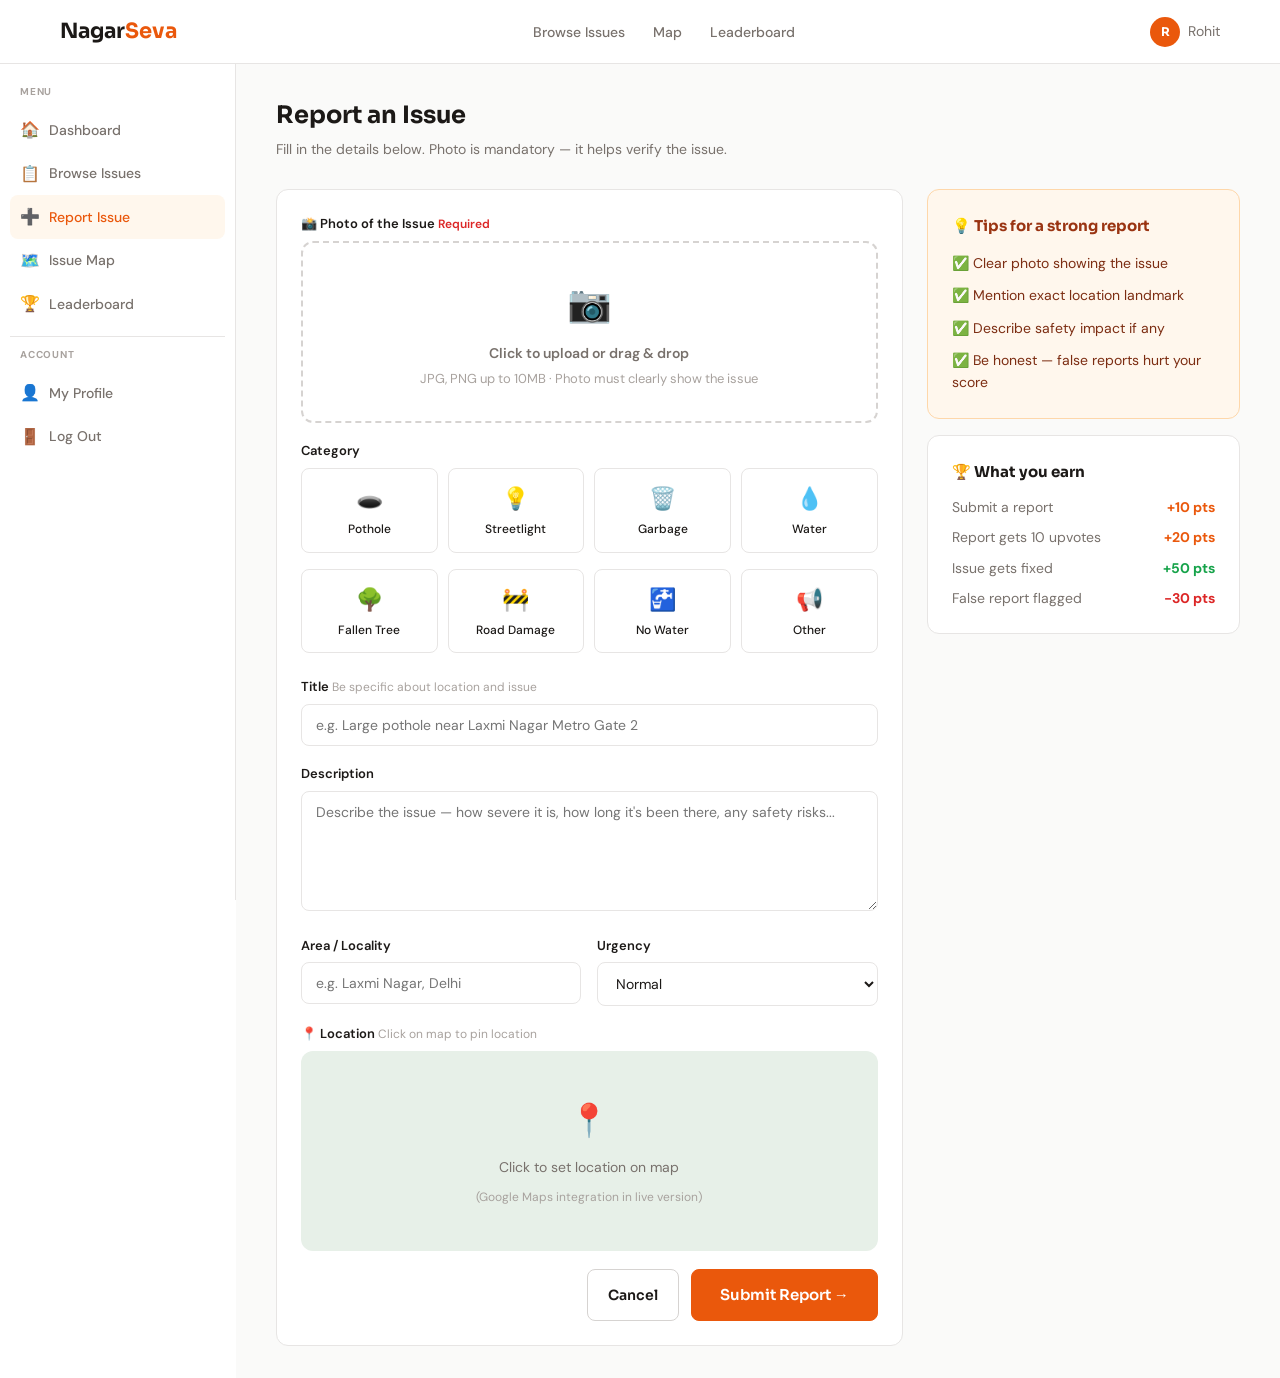
<file: report.html>
<!DOCTYPE html>
<html lang="en">
<head>
  <meta charset="UTF-8"/>
  <meta name="viewport" content="width=device-width, initial-scale=1.0"/>
  <title>Report Issue — NagarSeva</title>
  <link rel="stylesheet" href="styles.css"/>
</head>
<body>
<nav class="navbar">
  <a href="index.html" class="logo">Nagar<span>Seva</span></a>
  <ul class="nav-links">
    <li><a href="feed.html">Browse Issues</a></li>
    <li><a href="map.html">Map</a></li>
    <li><a href="leaderboard.html">Leaderboard</a></li>
  </ul>
  <div class="nav-actions">
    <a href="profile.html" style="display:flex; align-items:center; gap:8px; font-size:14px; color:var(--text-muted);">
      <span class="avatar av-sm">R</span> Rohit
    </a>
  </div>
</nav>

<div class="app-layout">
  <aside class="sidebar">
    <div class="sidebar-section">
      <span class="sidebar-label">Menu</span>
      <a href="dashboard.html" class="sidebar-link"><span class="si">🏠</span> Dashboard</a>
      <a href="feed.html"      class="sidebar-link"><span class="si">📋</span> Browse Issues</a>
      <a href="report.html"    class="sidebar-link active"><span class="si">➕</span> Report Issue</a>
      <a href="map.html"       class="sidebar-link"><span class="si">🗺️</span> Issue Map</a>
      <a href="leaderboard.html" class="sidebar-link"><span class="si">🏆</span> Leaderboard</a>
    </div>
    <div class="sidebar-divider"></div>
    <div class="sidebar-section">
      <span class="sidebar-label">Account</span>
      <a href="profile.html" class="sidebar-link"><span class="si">👤</span> My Profile</a>
      <a href="index.html"   class="sidebar-link"><span class="si">🚪</span> Log Out</a>
    </div>
  </aside>

  <main class="main-content">
    <h1 class="page-title">Report an Issue</h1>
    <p class="page-sub">Fill in the details below. Photo is mandatory — it helps verify the issue.</p>

    <div style="display:grid; grid-template-columns: 2fr 1fr; gap:24px; align-items:start;">

      <!-- FORM -->
      <div class="card">
        <!-- PHOTO UPLOAD -->
        <div class="form-group">
          <label>📸 Photo of the Issue <span style="color:var(--red); font-size:12px;">Required</span></label>
          <div class="upload-zone" id="uploadZone" onclick="document.getElementById('fileInput').click()">
            <div id="uploadPrompt">
              <div style="font-size:36px; margin-bottom:10px;">📷</div>
              <div style="font-weight:600; margin-bottom:4px;">Click to upload or drag & drop</div>
              <div style="font-size:13px; color:var(--text-subtle);">JPG, PNG up to 10MB · Photo must clearly show the issue</div>
            </div>
          </div>
          <input type="file" id="fileInput" accept="image/*" style="display:none;" onchange="previewImage(this)"/>
        </div>

        <!-- CATEGORY -->
        <div class="form-group">
          <label>Category</label>
          <div style="display:grid; grid-template-columns: repeat(4, 1fr); gap:10px;">
            <label class="cat-option" style="cursor:pointer;">
              <input type="radio" name="category" value="pothole" style="display:none;" onchange="selectCat(this)"/>
              <div class="cat-btn" style="text-align:center; padding:12px 8px; border:1.5px solid var(--border); border-radius:var(--radius-sm); transition:all 0.15s;">
                <div style="font-size:22px;">🕳️</div>
                <div style="font-size:12px; margin-top:4px; font-weight:500;">Pothole</div>
              </div>
            </label>
            <label class="cat-option" style="cursor:pointer;">
              <input type="radio" name="category" value="light" style="display:none;" onchange="selectCat(this)"/>
              <div class="cat-btn" style="text-align:center; padding:12px 8px; border:1.5px solid var(--border); border-radius:var(--radius-sm); transition:all 0.15s;">
                <div style="font-size:22px;">💡</div>
                <div style="font-size:12px; margin-top:4px; font-weight:500;">Streetlight</div>
              </div>
            </label>
            <label class="cat-option" style="cursor:pointer;">
              <input type="radio" name="category" value="garbage" style="display:none;" onchange="selectCat(this)"/>
              <div class="cat-btn" style="text-align:center; padding:12px 8px; border:1.5px solid var(--border); border-radius:var(--radius-sm); transition:all 0.15s;">
                <div style="font-size:22px;">🗑️</div>
                <div style="font-size:12px; margin-top:4px; font-weight:500;">Garbage</div>
              </div>
            </label>
            <label class="cat-option" style="cursor:pointer;">
              <input type="radio" name="category" value="water" style="display:none;" onchange="selectCat(this)"/>
              <div class="cat-btn" style="text-align:center; padding:12px 8px; border:1.5px solid var(--border); border-radius:var(--radius-sm); transition:all 0.15s;">
                <div style="font-size:22px;">💧</div>
                <div style="font-size:12px; margin-top:4px; font-weight:500;">Water</div>
              </div>
            </label>
            <label class="cat-option" style="cursor:pointer;">
              <input type="radio" name="category" value="tree" style="display:none;" onchange="selectCat(this)"/>
              <div class="cat-btn" style="text-align:center; padding:12px 8px; border:1.5px solid var(--border); border-radius:var(--radius-sm); transition:all 0.15s;">
                <div style="font-size:22px;">🌳</div>
                <div style="font-size:12px; margin-top:4px; font-weight:500;">Fallen Tree</div>
              </div>
            </label>
            <label class="cat-option" style="cursor:pointer;">
              <input type="radio" name="category" value="road" style="display:none;" onchange="selectCat(this)"/>
              <div class="cat-btn" style="text-align:center; padding:12px 8px; border:1.5px solid var(--border); border-radius:var(--radius-sm); transition:all 0.15s;">
                <div style="font-size:22px;">🚧</div>
                <div style="font-size:12px; margin-top:4px; font-weight:500;">Road Damage</div>
              </div>
            </label>
            <label class="cat-option" style="cursor:pointer;">
              <input type="radio" name="category" value="nowater" style="display:none;" onchange="selectCat(this)"/>
              <div class="cat-btn" style="text-align:center; padding:12px 8px; border:1.5px solid var(--border); border-radius:var(--radius-sm); transition:all 0.15s;">
                <div style="font-size:22px;">🚰</div>
                <div style="font-size:12px; margin-top:4px; font-weight:500;">No Water</div>
              </div>
            </label>
            <label class="cat-option" style="cursor:pointer;">
              <input type="radio" name="category" value="other" style="display:none;" onchange="selectCat(this)"/>
              <div class="cat-btn" style="text-align:center; padding:12px 8px; border:1.5px solid var(--border); border-radius:var(--radius-sm); transition:all 0.15s;">
                <div style="font-size:22px;">📢</div>
                <div style="font-size:12px; margin-top:4px; font-weight:500;">Other</div>
              </div>
            </label>
          </div>
        </div>

        <div class="form-group">
          <label>Title <span style="color:var(--text-subtle); font-weight:400; font-size:12px;">Be specific about location and issue</span></label>
          <input type="text" placeholder="e.g. Large pothole near Laxmi Nagar Metro Gate 2"/>
        </div>

        <div class="form-group">
          <label>Description</label>
          <textarea placeholder="Describe the issue — how severe it is, how long it's been there, any safety risks..."></textarea>
        </div>

        <div class="form-row">
          <div class="form-group">
            <label>Area / Locality</label>
            <input type="text" placeholder="e.g. Laxmi Nagar, Delhi"/>
          </div>
          <div class="form-group">
            <label>Urgency</label>
            <select>
              <option>Normal</option>
              <option>🚨 Urgent — Safety Risk</option>
              <option>Low Priority</option>
            </select>
          </div>
        </div>

        <div class="form-group">
          <label>📍 Location <span style="color:var(--text-subtle); font-weight:400; font-size:12px;">Click on map to pin location</span></label>
          <div class="map-placeholder" style="height:200px;">
            <div style="font-size:32px;">📍</div>
            <div>Click to set location on map</div>
            <div style="font-size:12px; color:var(--text-subtle);">(Google Maps integration in live version)</div>
          </div>
        </div>

        <div style="display:flex; gap:12px; justify-content:flex-end; margin-top:8px;">
          <a href="feed.html" class="btn btn-outline">Cancel</a>
          <a href="issue-detail.html" class="btn btn-primary btn-lg">Submit Report →</a>
        </div>
      </div>

      <!-- TIPS -->
      <div style="display:flex; flex-direction:column; gap:16px;">
        <div class="card" style="background:var(--orange-light); border-color:var(--orange-mid);">
          <h3 style="font-size:15px; margin-bottom:14px; color:#9A3412;">💡 Tips for a strong report</h3>
          <div style="display:flex; flex-direction:column; gap:10px; font-size:14px; color:#7C2D12;">
            <div>✅ Clear photo showing the issue</div>
            <div>✅ Mention exact location landmark</div>
            <div>✅ Describe safety impact if any</div>
            <div>✅ Be honest — false reports hurt your score</div>
          </div>
        </div>
        <div class="card">
          <h3 style="font-size:15px; margin-bottom:12px;">🏆 What you earn</h3>
          <div style="display:flex; flex-direction:column; gap:8px; font-size:14px; color:var(--text-muted);">
            <div style="display:flex; justify-content:space-between;"><span>Submit a report</span><strong style="color:var(--orange);">+10 pts</strong></div>
            <div style="display:flex; justify-content:space-between;"><span>Report gets 10 upvotes</span><strong style="color:var(--orange);">+20 pts</strong></div>
            <div style="display:flex; justify-content:space-between;"><span>Issue gets fixed</span><strong style="color:var(--green);">+50 pts</strong></div>
            <div style="display:flex; justify-content:space-between;"><span>False report flagged</span><strong style="color:var(--red);">−30 pts</strong></div>
          </div>
        </div>
      </div>
    </div>
  </main>
</div>

<script>
function selectCat(input) {
  document.querySelectorAll('.cat-btn').forEach(b => {
    b.style.borderColor = 'var(--border)';
    b.style.background = '';
  });
  const btn = input.parentElement.querySelector('.cat-btn');
  btn.style.borderColor = 'var(--orange)';
  btn.style.background = 'var(--orange-light)';
}
function previewImage(input) {
  if (input.files && input.files[0]) {
    const reader = new FileReader();
    reader.onload = e => {
      document.getElementById('uploadPrompt').innerHTML =
        `<img src="${e.target.result}" style="max-height:160px; border-radius:var(--radius-sm); object-fit:cover;"/>
         <div style="margin-top:8px; font-size:13px; color:var(--green);">✅ Photo uploaded</div>`;
    };
    reader.readAsDataURL(input.files[0]);
  }
}
</script>
</body>
</html>
</file>
<file: styles.css>
/* ================================
   NAGARSEVA — SHARED STYLES
   ================================ */

@import url('https://fonts.googleapis.com/css2?family=Sora:wght@400;500;600;700&family=DM+Sans:ital,wght@0,400;0,500;1,400&display=swap');

*, *::before, *::after { box-sizing: border-box; margin: 0; padding: 0; }

:root {
  --orange:        #EA580C;
  --orange-dark:   #C2410C;
  --orange-light:  #FFF7ED;
  --orange-mid:    #FED7AA;
  --text:          #1C1917;
  --text-muted:    #78716C;
  --text-subtle:   #A8A29E;
  --bg:            #FFFFFF;
  --bg-alt:        #FAFAF9;
  --border:        #E7E5E4;
  --border-strong: #D6D3D1;
  --green:         #16A34A;
  --green-light:   #DCFCE7;
  --red:           #DC2626;
  --red-light:     #FEE2E2;
  --yellow:        #CA8A04;
  --yellow-light:  #FEF9C3;
  --radius:        12px;
  --radius-sm:     8px;
  --radius-xs:     6px;
  --shadow-sm:     0 1px 2px rgba(0,0,0,0.06);
  --shadow:        0 2px 8px rgba(0,0,0,0.08);
  --shadow-md:     0 4px 20px rgba(234,88,12,0.12);
}

body {
  font-family: 'DM Sans', sans-serif;
  color: var(--text);
  background: var(--bg);
  line-height: 1.6;
  font-size: 15px;
}

h1, h2, h3, h4, h5, .logo { font-family: 'Sora', sans-serif; }
a { text-decoration: none; color: inherit; }
img { max-width: 100%; }

/* ---- ANIMATIONS ---- */
@keyframes fadeUp {
  from { opacity: 0; transform: translateY(16px); }
  to   { opacity: 1; transform: translateY(0); }
}
@keyframes fadeIn {
  from { opacity: 0; }
  to   { opacity: 1; }
}
.fade-up   { animation: fadeUp  0.5s ease both; }
.fade-up-2 { animation: fadeUp  0.5s ease 0.1s both; }
.fade-up-3 { animation: fadeUp  0.5s ease 0.2s both; }
.fade-up-4 { animation: fadeUp  0.5s ease 0.3s both; }

/* ---- BUTTONS ---- */
.btn {
  display: inline-flex; align-items: center; gap: 6px;
  padding: 10px 20px; border-radius: var(--radius-sm);
  font-family: 'Sora', sans-serif; font-size: 14px; font-weight: 600;
  cursor: pointer; border: 1.5px solid transparent;
  transition: all 0.18s ease; white-space: nowrap;
}
.btn-lg  { padding: 13px 28px; font-size: 15px; }
.btn-sm  { padding: 6px 14px;  font-size: 13px; }
.btn-xs  { padding: 4px 10px;  font-size: 12px; }

.btn-primary  { background: var(--orange); color: #fff; border-color: var(--orange); }
.btn-primary:hover { background: var(--orange-dark); border-color: var(--orange-dark); transform: translateY(-1px); box-shadow: var(--shadow-md); }

.btn-outline   { border-color: var(--border-strong); color: var(--text); background: transparent; }
.btn-outline:hover { border-color: var(--orange); color: var(--orange); }

.btn-ghost { background: var(--orange-light); color: var(--orange); border-color: transparent; }
.btn-ghost:hover { background: var(--orange-mid); }

.btn-danger { background: var(--red); color: #fff; border-color: var(--red); }
.btn-danger:hover { background: #B91C1C; }

.btn-success { background: var(--green); color: #fff; border-color: var(--green); }

/* ---- NAVBAR ---- */
.navbar {
  display: flex; align-items: center; justify-content: space-between;
  padding: 0 60px; height: 64px;
  border-bottom: 1px solid var(--border);
  background: var(--bg);
  position: sticky; top: 0; z-index: 200;
}
.logo { font-size: 21px; font-weight: 700; color: var(--text); }
.logo span { color: var(--orange); }
.nav-links { display: flex; gap: 28px; list-style: none; }
.nav-links a { font-size: 14px; font-weight: 500; color: var(--text-muted); transition: color 0.15s; }
.nav-links a:hover, .nav-links a.active { color: var(--orange); }
.nav-actions { display: flex; gap: 10px; align-items: center; }

/* ---- BADGES / PILLS ---- */
.badge {
  display: inline-flex; align-items: center; gap: 4px;
  padding: 3px 10px; border-radius: 999px;
  font-size: 12px; font-weight: 600;
}
.badge-red    { background: var(--red-light);    color: #991B1B; }
.badge-green  { background: var(--green-light);  color: #14532D; }
.badge-yellow { background: var(--yellow-light); color: #713F12; }
.badge-orange { background: var(--orange-light); color: #9A3412; }
.badge-gray   { background: #F5F5F4;             color: #57534E; }
.badge-blue   { background: #EFF6FF;             color: #1E40AF; }

/* ---- STATUS BADGES ---- */
.status-reported   { background: var(--red-light);    color: #991B1B; }
.status-progress   { background: var(--yellow-light); color: #713F12; }
.status-fixed      { background: var(--green-light);  color: #14532D; }
.status-rejected   { background: #F5F5F4;             color: #57534E; }

/* ---- CATEGORY TAGS ---- */
.cat-tag {
  display: inline-flex; align-items: center; gap: 5px;
  padding: 4px 12px; border-radius: 999px;
  font-size: 12px; font-weight: 500;
  background: var(--orange-light); color: #9A3412;
}

/* ---- CARDS ---- */
.card {
  background: var(--bg);
  border: 1px solid var(--border);
  border-radius: var(--radius);
  padding: 24px;
}
.card:hover { box-shadow: var(--shadow); }
.card-header { display: flex; justify-content: space-between; align-items: center; margin-bottom: 18px; }
.card-header h3 { font-size: 16px; font-weight: 600; }

/* ---- ISSUE CARD ---- */
.issue-card {
  background: var(--bg);
  border: 1px solid var(--border);
  border-radius: var(--radius);
  padding: 20px 22px;
  transition: border-color 0.15s, box-shadow 0.15s;
  cursor: pointer;
}
.issue-card:hover { border-color: var(--orange); box-shadow: var(--shadow-md); }
.issue-card .issue-title { font-size: 15px; font-weight: 600; margin-bottom: 6px; color: var(--text); }
.issue-card .issue-body  { font-size: 13px; color: var(--text-muted); margin-bottom: 14px; line-height: 1.6; }
.issue-meta { display: flex; gap: 14px; align-items: center; flex-wrap: wrap; font-size: 12px; color: var(--text-subtle); }

/* ---- UPVOTE BTN ---- */
.upvote-btn {
  display: inline-flex; align-items: center; gap: 5px;
  padding: 5px 12px; border-radius: var(--radius-xs);
  border: 1px solid var(--border); background: var(--bg);
  font-size: 13px; color: var(--text-muted); cursor: pointer;
  font-family: inherit; transition: all 0.15s;
}
.upvote-btn:hover { border-color: var(--orange); color: var(--orange); }
.upvote-btn.active { background: var(--orange-light); border-color: var(--orange); color: var(--orange); }

/* ---- SIDEBAR LAYOUT ---- */
.app-layout { display: flex; min-height: calc(100vh - 64px); }
.sidebar {
  width: 236px; flex-shrink: 0;
  background: var(--bg);
  border-right: 1px solid var(--border);
  padding: 20px 0;
  position: sticky; top: 64px;
  height: calc(100vh - 64px);
  overflow-y: auto;
}
.sidebar-section { padding: 0 10px; margin-bottom: 6px; }
.sidebar-label {
  font-size: 10px; font-weight: 700; color: var(--text-subtle);
  letter-spacing: 0.08em; text-transform: uppercase;
  padding: 0 10px 8px; display: block;
}
.sidebar-link {
  display: flex; align-items: center; gap: 9px;
  padding: 9px 10px; border-radius: var(--radius-sm);
  font-size: 14px; font-weight: 500; color: var(--text-muted);
  transition: all 0.14s;
}
.sidebar-link:hover  { background: var(--bg-alt); color: var(--text); }
.sidebar-link.active { background: var(--orange-light); color: var(--orange); }
.sidebar-link .si { font-size: 16px; width: 20px; text-align: center; }
.sidebar-divider { height: 1px; background: var(--border); margin: 10px 10px; }

/* ---- MAIN CONTENT ---- */
.main-content { flex: 1; padding: 32px 40px; background: var(--bg-alt); min-height: calc(100vh - 64px); }
.page-title   { font-size: 24px; font-weight: 700; margin-bottom: 4px; }
.page-sub     { font-size: 14px; color: var(--text-muted); margin-bottom: 28px; }

/* ---- STAT CARDS ---- */
.stat-card {
  background: var(--bg); border: 1px solid var(--border);
  border-radius: var(--radius); padding: 18px 22px;
}
.stat-card .sc-label { font-size: 12px; color: var(--text-muted); margin-bottom: 8px; font-weight: 500; }
.stat-card .sc-value { font-family: 'Sora', sans-serif; font-size: 28px; font-weight: 700; }
.stat-card .sc-change { font-size: 12px; margin-top: 5px; color: var(--green); }

/* ---- FORM ELEMENTS ---- */
.form-group { margin-bottom: 18px; }
.form-group label { display: block; font-size: 13px; font-weight: 600; margin-bottom: 6px; }
.form-group input,
.form-group select,
.form-group textarea {
  width: 100%; padding: 11px 14px;
  border: 1.5px solid var(--border); border-radius: var(--radius-sm);
  font-size: 14px; font-family: inherit;
  background: var(--bg); color: var(--text);
  transition: border-color 0.15s;
}
.form-group input:focus,
.form-group select:focus,
.form-group textarea:focus { outline: none; border-color: var(--orange); }
.form-group textarea { resize: vertical; min-height: 120px; }
.form-row { display: grid; grid-template-columns: 1fr 1fr; gap: 16px; }

/* ---- SEARCH BAR ---- */
.search-wrap {
  display: flex; align-items: center; gap: 8px;
  background: var(--bg); border: 1.5px solid var(--border);
  border-radius: var(--radius-sm); padding: 10px 14px;
  transition: border-color 0.15s;
}
.search-wrap:focus-within { border-color: var(--orange); }
.search-wrap input { border: none; background: none; outline: none; font-size: 14px; font-family: inherit; flex: 1; color: var(--text); }
.search-wrap .search-icon { color: var(--text-subtle); font-size: 15px; }

/* ---- TABS ---- */
.tabs { display: flex; gap: 2px; border-bottom: 1.5px solid var(--border); margin-bottom: 22px; }
.tab-btn {
  padding: 10px 16px; font-size: 14px; font-weight: 500;
  background: none; border: none; cursor: pointer; font-family: inherit;
  color: var(--text-muted); border-bottom: 2px solid transparent;
  margin-bottom: -2px; transition: all 0.14s;
}
.tab-btn:hover  { color: var(--text); }
.tab-btn.active { color: var(--orange); border-bottom-color: var(--orange); }

/* ---- GRIDS ---- */
.g2 { display: grid; grid-template-columns: 1fr 1fr; gap: 20px; }
.g3 { display: grid; grid-template-columns: 1fr 1fr 1fr; gap: 20px; }
.g4 { display: grid; grid-template-columns: repeat(4, 1fr); gap: 16px; }

/* ---- UPLOAD ZONE ---- */
.upload-zone {
  border: 2px dashed var(--border-strong); border-radius: var(--radius);
  padding: 32px; text-align: center; color: var(--text-muted);
  font-size: 14px; cursor: pointer; transition: border-color 0.15s;
}
.upload-zone:hover { border-color: var(--orange); color: var(--orange); }

/* ---- AVATAR ---- */
.avatar {
  border-radius: 50%; background: var(--orange);
  display: inline-flex; align-items: center; justify-content: center;
  font-family: 'Sora', sans-serif; font-weight: 700; color: #fff;
  flex-shrink: 0;
}
.av-lg { width: 68px; height: 68px; font-size: 26px; }
.av-md { width: 40px; height: 40px; font-size: 16px; }
.av-sm { width: 30px; height: 30px; font-size: 12px; }

/* ---- LEADERBOARD ---- */
.lb-row {
  display: flex; align-items: center; gap: 14px;
  padding: 12px 14px; border-radius: var(--radius-sm);
  transition: background 0.14s;
}
.lb-row:hover { background: var(--bg-alt); }
.lb-rank { font-family: 'Sora', sans-serif; font-size: 17px; font-weight: 700; width: 28px; text-align: center; color: var(--text-subtle); }
.lb-rank.gold   { color: #D97706; }
.lb-rank.silver { color: #9CA3AF; }
.lb-rank.bronze { color: #B45309; }
.lb-name { flex: 1; font-weight: 500; font-size: 14px; }
.lb-pts  { font-family: 'Sora', sans-serif; font-weight: 700; color: var(--orange); font-size: 14px; }

/* ---- AUTH PAGE ---- */
.auth-page {
  min-height: 100vh; display: flex;
  align-items: center; justify-content: center;
  background: var(--bg-alt); padding: 40px 20px;
}
.auth-box {
  background: var(--bg); border: 1px solid var(--border);
  border-radius: var(--radius); padding: 40px;
  width: 100%; max-width: 440px; box-shadow: var(--shadow);
}
.auth-box h2 { font-size: 24px; font-weight: 700; margin-bottom: 4px; }
.auth-box .auth-sub { font-size: 14px; color: var(--text-muted); margin-bottom: 26px; }
.auth-foot { text-align: center; margin-top: 18px; font-size: 14px; color: var(--text-muted); }
.auth-foot a { color: var(--orange); font-weight: 600; }
.divider { display: flex; align-items: center; gap: 12px; margin: 18px 0; }
.divider span { font-size: 13px; color: var(--text-subtle); }
.divider::before, .divider::after { content: ''; flex: 1; height: 1px; background: var(--border); }

/* ---- MAP PLACEHOLDER ---- */
.map-placeholder {
  background: #E7F0E8; border-radius: var(--radius);
  display: flex; align-items: center; justify-content: center;
  flex-direction: column; gap: 10px;
  color: var(--text-muted); font-size: 14px;
}

/* ---- ADMIN TABLE ---- */
.data-table { width: 100%; border-collapse: collapse; font-size: 14px; }
.data-table th {
  text-align: left; padding: 10px 16px;
  font-size: 12px; font-weight: 600; color: var(--text-muted);
  background: var(--bg-alt); border-bottom: 1px solid var(--border);
  white-space: nowrap;
}
.data-table td { padding: 13px 16px; border-bottom: 1px solid var(--border); vertical-align: middle; }
.data-table tr:last-child td { border-bottom: none; }
.data-table tr:hover td { background: var(--bg-alt); }

/* ---- MISC ---- */
.sep { height: 1px; background: var(--border); margin: 16px 0; }
.empty-state { text-align: center; padding: 48px 24px; color: var(--text-muted); }
.empty-state .es-icon { font-size: 40px; margin-bottom: 12px; }
.empty-state h3 { font-size: 16px; font-weight: 600; color: var(--text); margin-bottom: 6px; }

/* ---- FOOTER ---- */
.footer {
  background: var(--text); color: #fff;
  padding: 48px 60px 28px;
}
.footer-grid { display: grid; grid-template-columns: 2fr 1fr 1fr 1fr; gap: 40px; margin-bottom: 36px; }
.footer-logo { font-size: 20px; font-weight: 700; margin-bottom: 10px; }
.footer-logo span { color: var(--orange); }
.footer p { font-size: 14px; color: #A8A29E; line-height: 1.7; }
.footer h4 { font-size: 13px; font-weight: 600; margin-bottom: 14px; color: #fff; }
.footer-links { display: flex; flex-direction: column; gap: 9px; }
.footer-links a { font-size: 13px; color: #A8A29E; transition: color 0.15s; }
.footer-links a:hover { color: var(--orange); }
.footer-bottom { border-top: 1px solid #292524; padding-top: 20px; display: flex; justify-content: space-between; align-items: center; }
.footer-bottom p { font-size: 13px; color: #78716C; }

/* ---- RESPONSIVE ---- */
@media (max-width: 900px) {
  .navbar  { padding: 0 20px; }
  .nav-links { display: none; }
  .g2, .g3, .g4 { grid-template-columns: 1fr; }
  .footer-grid { grid-template-columns: 1fr 1fr; }
  .app-layout { flex-direction: column; }
  .sidebar { width: 100%; height: auto; position: relative; top: 0; display: flex; overflow-x: auto; padding: 10px; gap: 4px; }
  .main-content { padding: 20px; }
}
</file>
